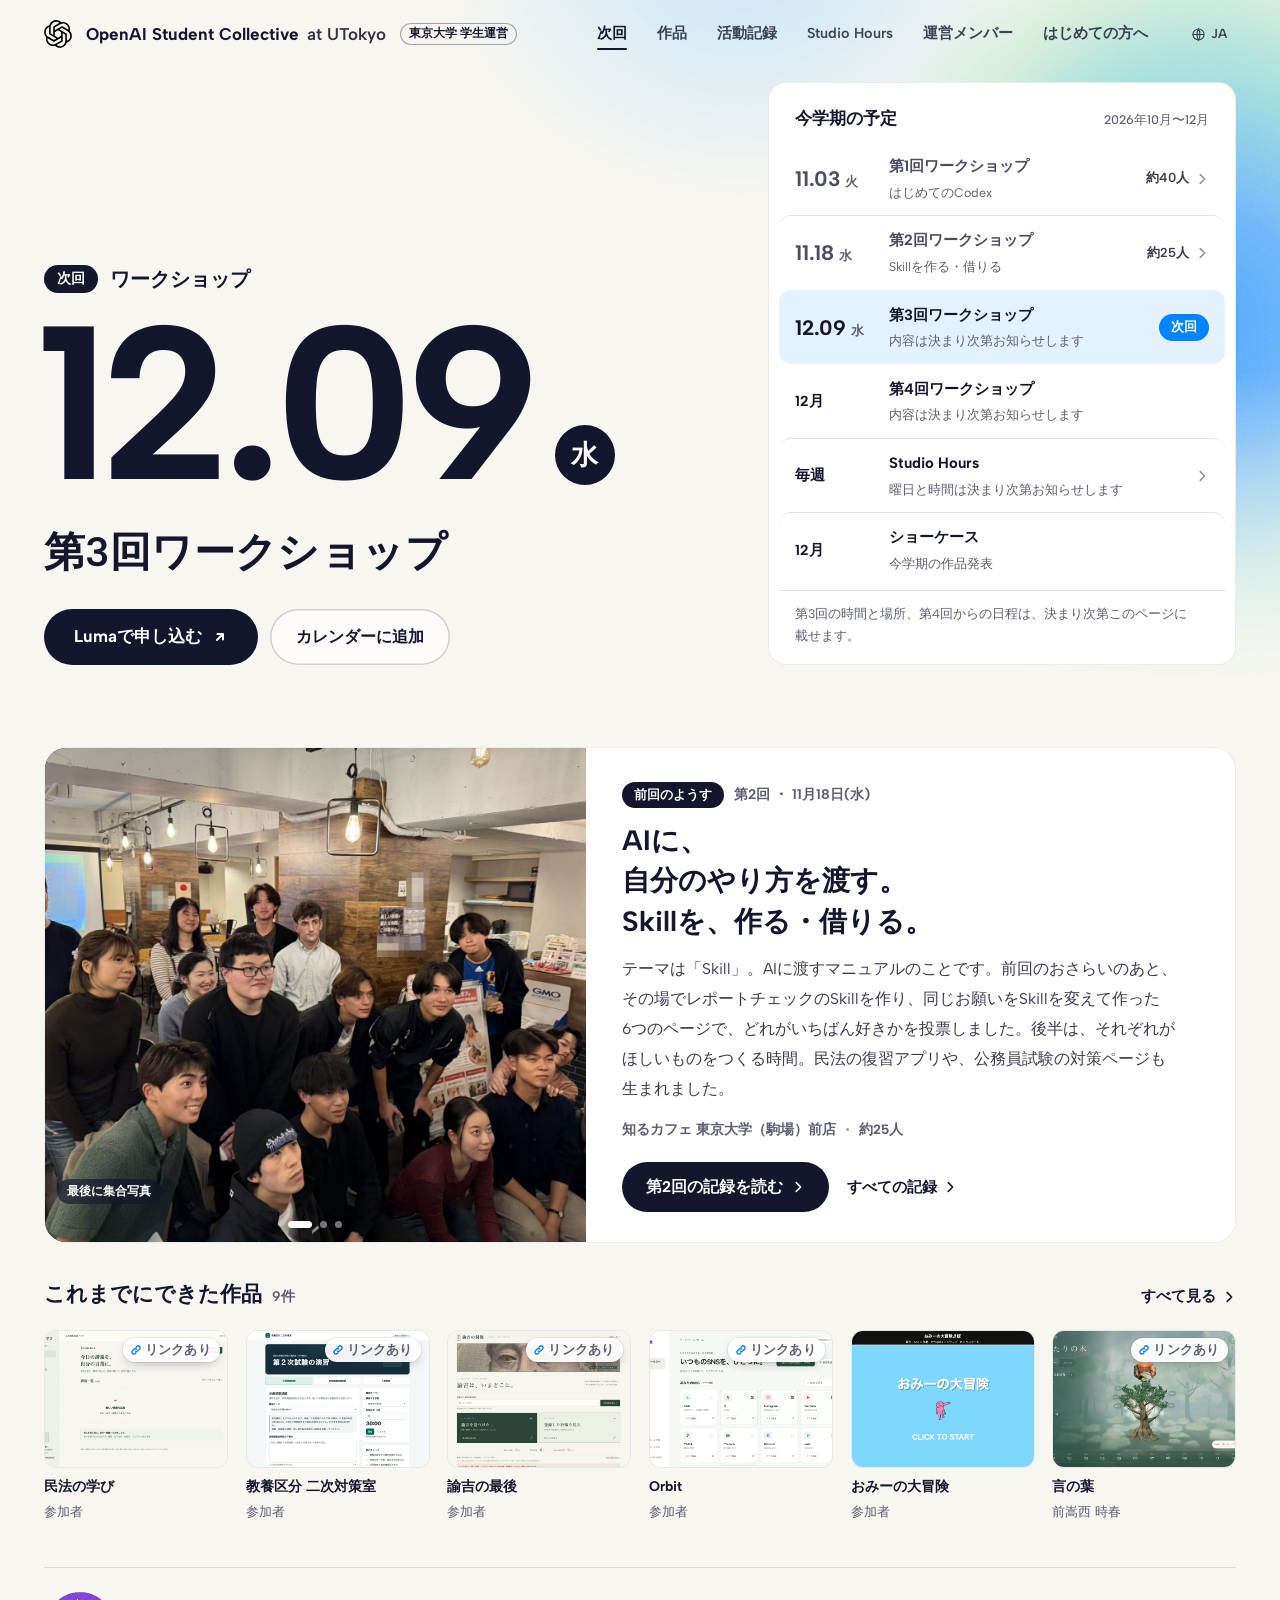
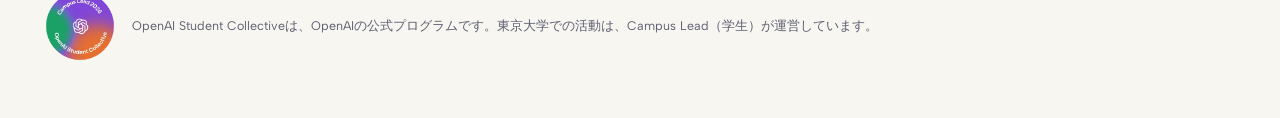
<file: index.html>
<!doctype html>
<html lang="ja">
<head>
<meta charset="utf-8">
<meta name="viewport" content="width=device-width,initial-scale=1">
<title>OpenAI Student Collective at UTokyo｜東京大学 学生運営</title>
<meta name="description" content="AIを使って「自分がほしいもの」をつくってみる、東大生のコミュニティです。東京大学の学生（Campus Lead）が運営しています。">
<!-- リンクを LINE や Slack に貼ったときに出るカード。アドレスは、公開している場所に合わせて書いてあります -->
<meta property="og:type" content="website">
<meta property="og:locale" content="ja_JP">
<meta property="og:site_name" content="OpenAI Student Collective at UTokyo">
<meta property="og:title" content="OpenAI Student Collective at UTokyo｜東京大学 学生運営">
<meta property="og:description" content="AIを使って「自分がほしいもの」をつくってみる、東大生のコミュニティです。東京大学の学生（Campus Lead）が運営しています。">
<meta property="og:url" content="https://student-collective-utokyo.github.io/">
<meta property="og:image" content="https://student-collective-utokyo.github.io/img/ogp.png">
<meta property="og:image:width" content="1200">
<meta property="og:image:height" content="630">
<meta name="twitter:card" content="summary_large_image">
<!--
  ホーム（サイトを開いたとき最初に出るページ）。
  どのページを出すかは content.js の home で決まります。内容もすべて content.js に書いてあります。
-->
<link rel="icon" type="image/png" href="img/favicon.png">
<link rel="apple-touch-icon" href="img/apple-touch-icon.png">
<link rel="preconnect" href="https://fonts.googleapis.com">
<link rel="preconnect" href="https://fonts.gstatic.com" crossorigin>
<link href="https://fonts.googleapis.com/css2?family=Albert+Sans:wght@400;500;600;700;800&display=swap" rel="stylesheet">
<link rel="stylesheet" href="assets/base.css">
<link rel="stylesheet" href="assets/shell.css">
<link rel="stylesheet" href="assets/next.css">
<link rel="stylesheet" href="assets/works.css">
<link rel="stylesheet" href="assets/records.css">
<link rel="stylesheet" href="assets/studio.css">
<link rel="stylesheet" href="assets/members.css">
<link rel="stylesheet" href="assets/about.css">
<script>window.__siteErrors=[];window.addEventListener('error',function(e){if(e.message)window.__siteErrors.push({msg:e.message,file:e.filename,line:e.lineno});});</script>
</head>
<body data-page="home">
<div id="app"></div>
<noscript><p style="padding:40px 20px;text-align:center">このページを見るには、JavaScriptを有効にしてください。</p></noscript>
<script src="content.js"></script>
<script src="assets/core.js"></script>
<script src="assets/ui.js"></script>
<script src="assets/shell.js"></script>
<script src="assets/next.js"></script>
<script src="assets/works.js"></script>
<script src="assets/records.js"></script>
<script src="assets/studio.js"></script>
<script src="assets/members.js"></script>
<script src="assets/about.js"></script>
<script src="assets/main.js"></script>
</body>
</html>
</file>
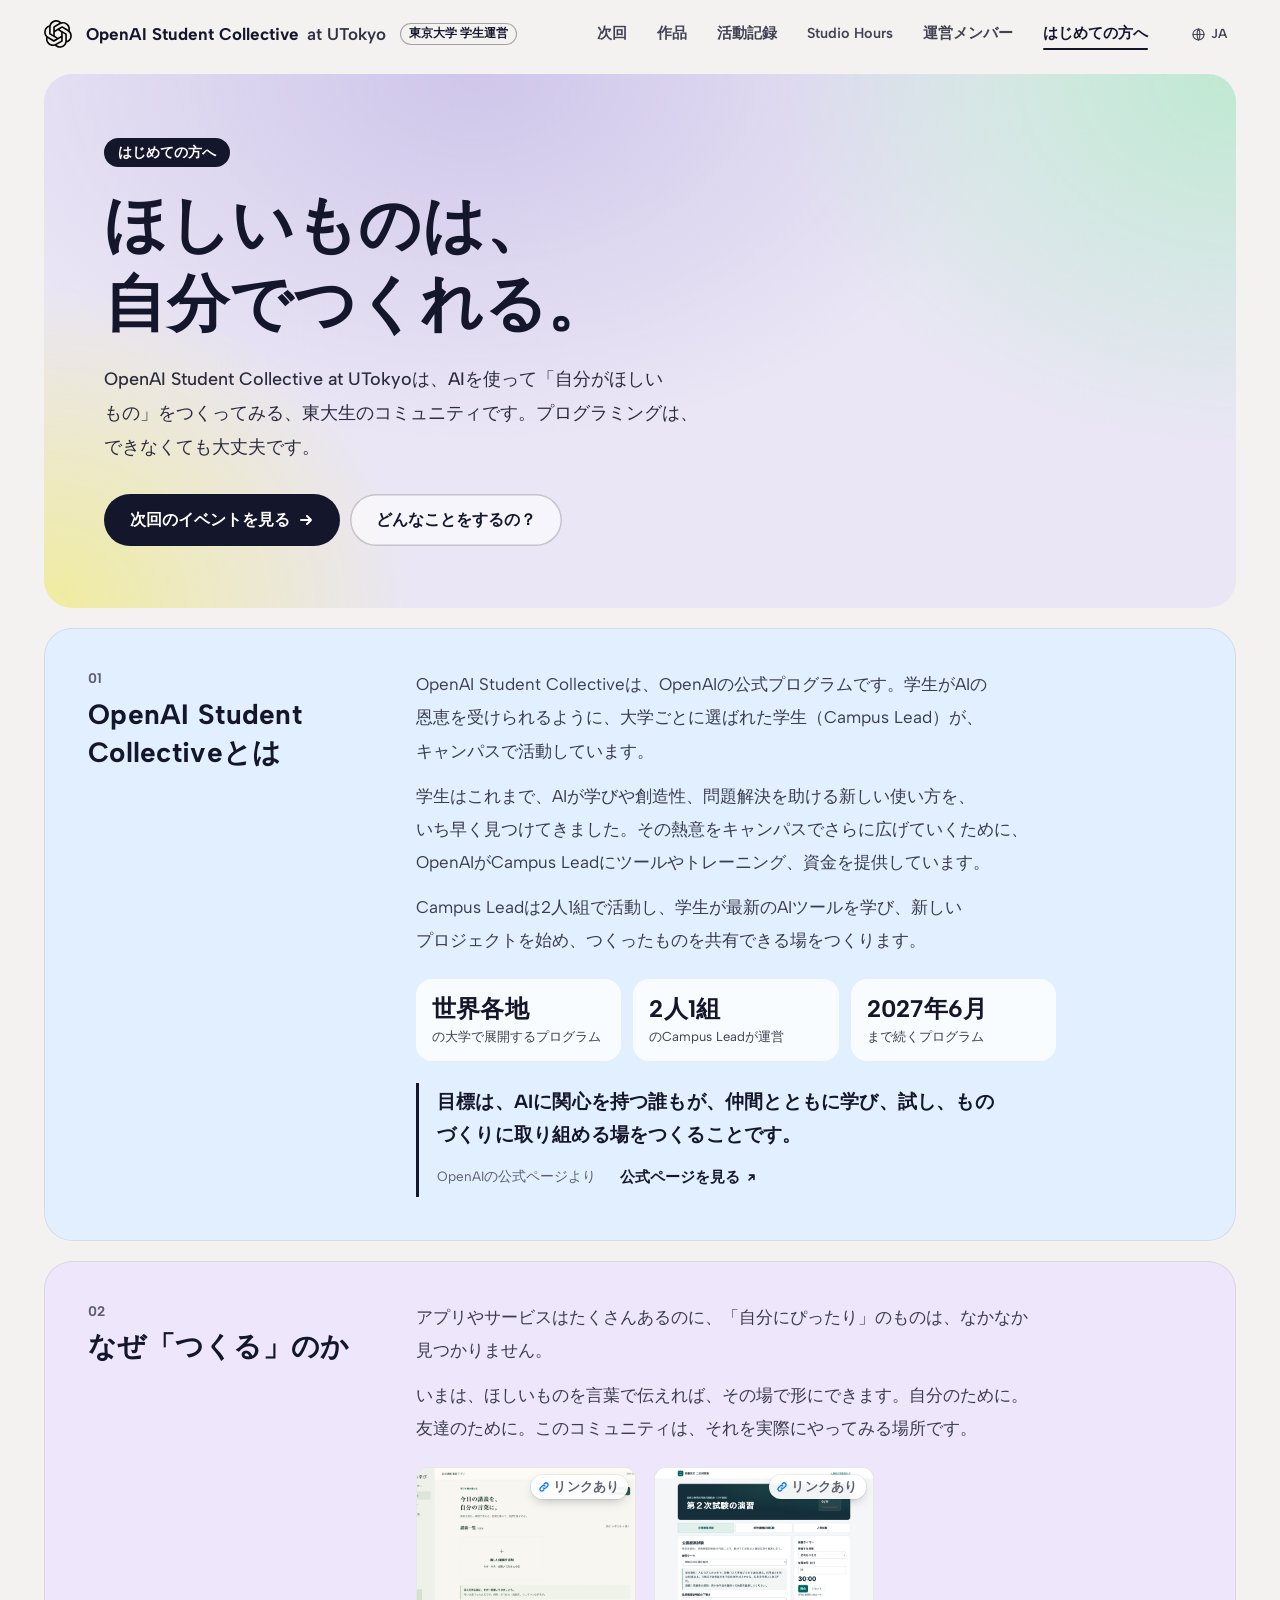
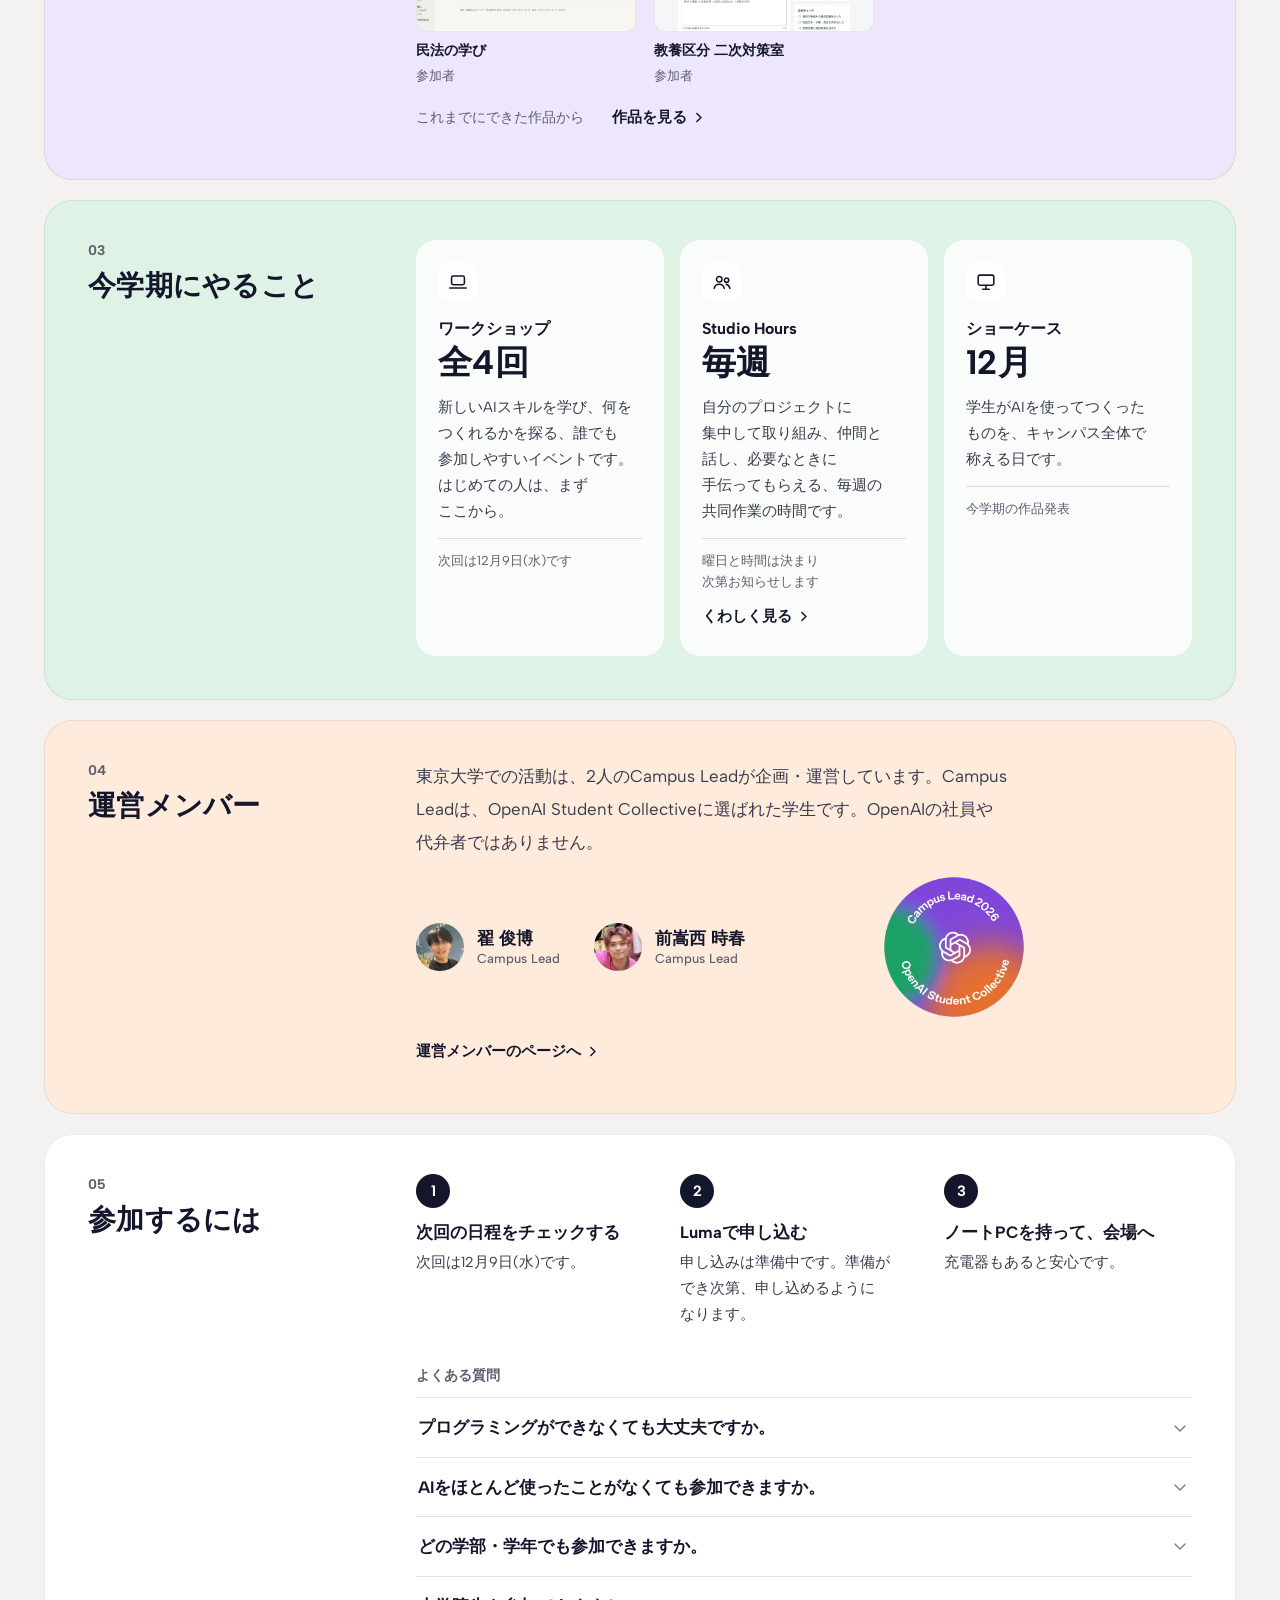
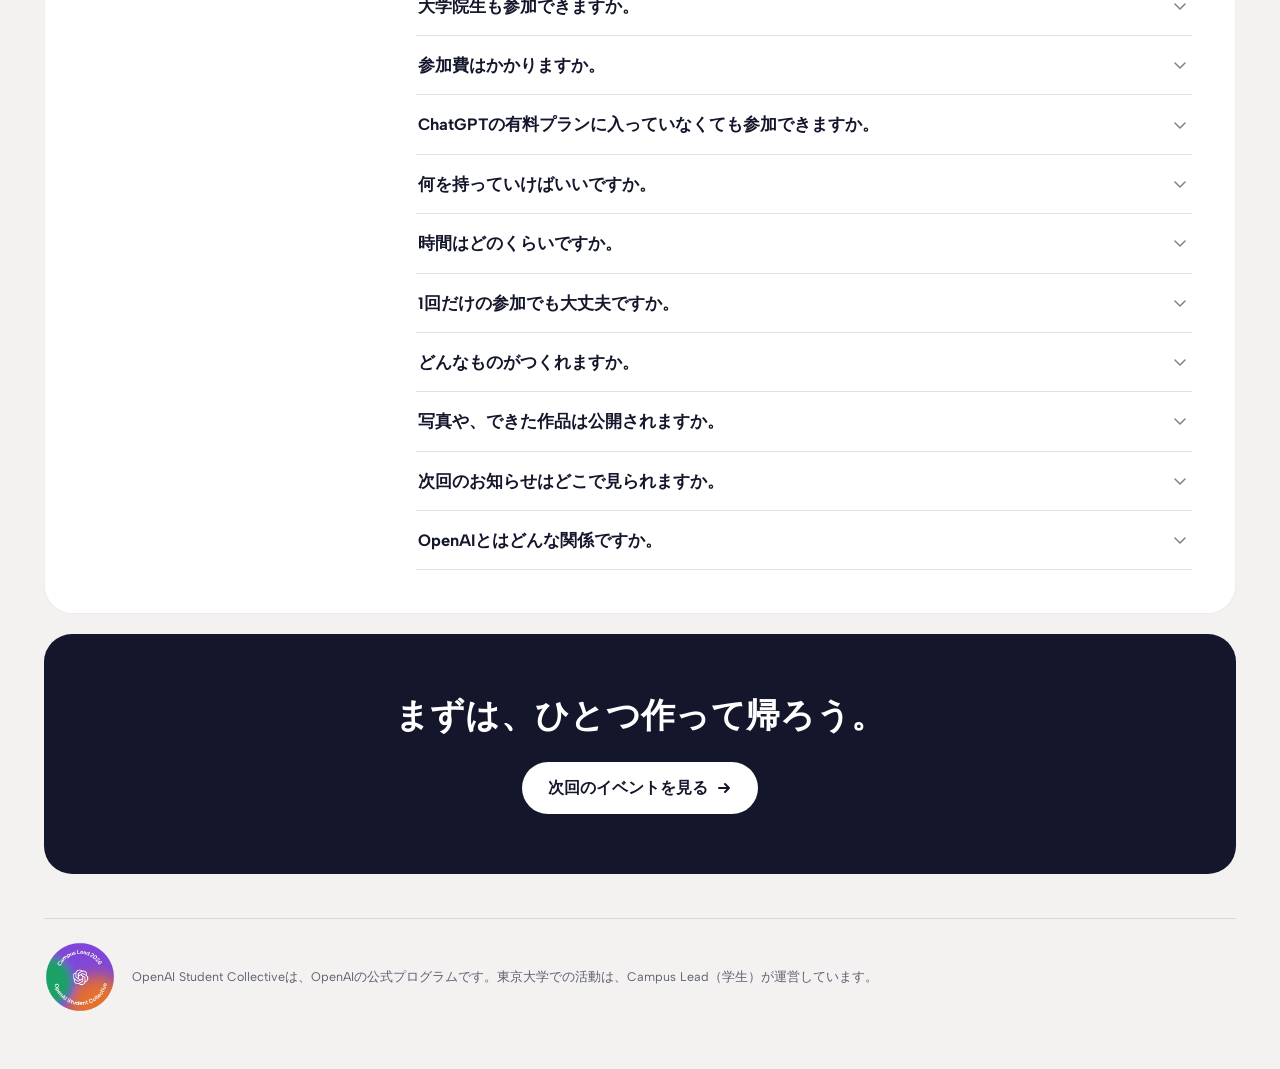
<file: about.html>
<!doctype html>
<html lang="ja">
<head>
<meta charset="utf-8">
<meta name="viewport" content="width=device-width,initial-scale=1">
<title>はじめての方へ｜OpenAI Student Collective at UTokyo｜東京大学 学生運営</title>
<meta name="description" content="AIを使って「自分がほしいもの」をつくってみる、東大生のコミュニティです。東京大学の学生（Campus Lead）が運営しています。">
<!-- リンクを LINE や Slack に貼ったときに出るカード。アドレスは、公開している場所に合わせて書いてあります -->
<meta property="og:type" content="website">
<meta property="og:locale" content="ja_JP">
<meta property="og:site_name" content="OpenAI Student Collective at UTokyo">
<meta property="og:title" content="はじめての方へ｜OpenAI Student Collective at UTokyo｜東京大学 学生運営">
<meta property="og:description" content="AIを使って「自分がほしいもの」をつくってみる、東大生のコミュニティです。東京大学の学生（Campus Lead）が運営しています。">
<meta property="og:url" content="https://student-collective-utokyo.github.io/about.html">
<meta property="og:image" content="https://student-collective-utokyo.github.io/img/ogp.png">
<meta property="og:image:width" content="1200">
<meta property="og:image:height" content="630">
<meta name="twitter:card" content="summary_large_image">
<!--
  「はじめての方へ」のページ。このコミュニティの紹介です。文章はすべて content.js に書いてあります。
-->
<link rel="icon" type="image/png" href="img/favicon.png">
<link rel="apple-touch-icon" href="img/apple-touch-icon.png">
<link rel="preconnect" href="https://fonts.googleapis.com">
<link rel="preconnect" href="https://fonts.gstatic.com" crossorigin>
<link href="https://fonts.googleapis.com/css2?family=Albert+Sans:wght@400;500;600;700;800&display=swap" rel="stylesheet">
<link rel="stylesheet" href="assets/base.css">
<link rel="stylesheet" href="assets/shell.css">
<link rel="stylesheet" href="assets/next.css">
<link rel="stylesheet" href="assets/works.css">
<link rel="stylesheet" href="assets/records.css">
<link rel="stylesheet" href="assets/studio.css">
<link rel="stylesheet" href="assets/members.css">
<link rel="stylesheet" href="assets/about.css">
<script>window.__siteErrors=[];window.addEventListener('error',function(e){if(e.message)window.__siteErrors.push({msg:e.message,file:e.filename,line:e.lineno});});</script>
</head>
<body data-page="about">
<div id="app"></div>
<noscript><p style="padding:40px 20px;text-align:center">このページを見るには、JavaScriptを有効にしてください。</p></noscript>
<script src="content.js"></script>
<script src="assets/core.js"></script>
<script src="assets/ui.js"></script>
<script src="assets/shell.js"></script>
<script src="assets/next.js"></script>
<script src="assets/works.js"></script>
<script src="assets/records.js"></script>
<script src="assets/studio.js"></script>
<script src="assets/members.js"></script>
<script src="assets/about.js"></script>
<script src="assets/main.js"></script>
</body>
</html>
</file>
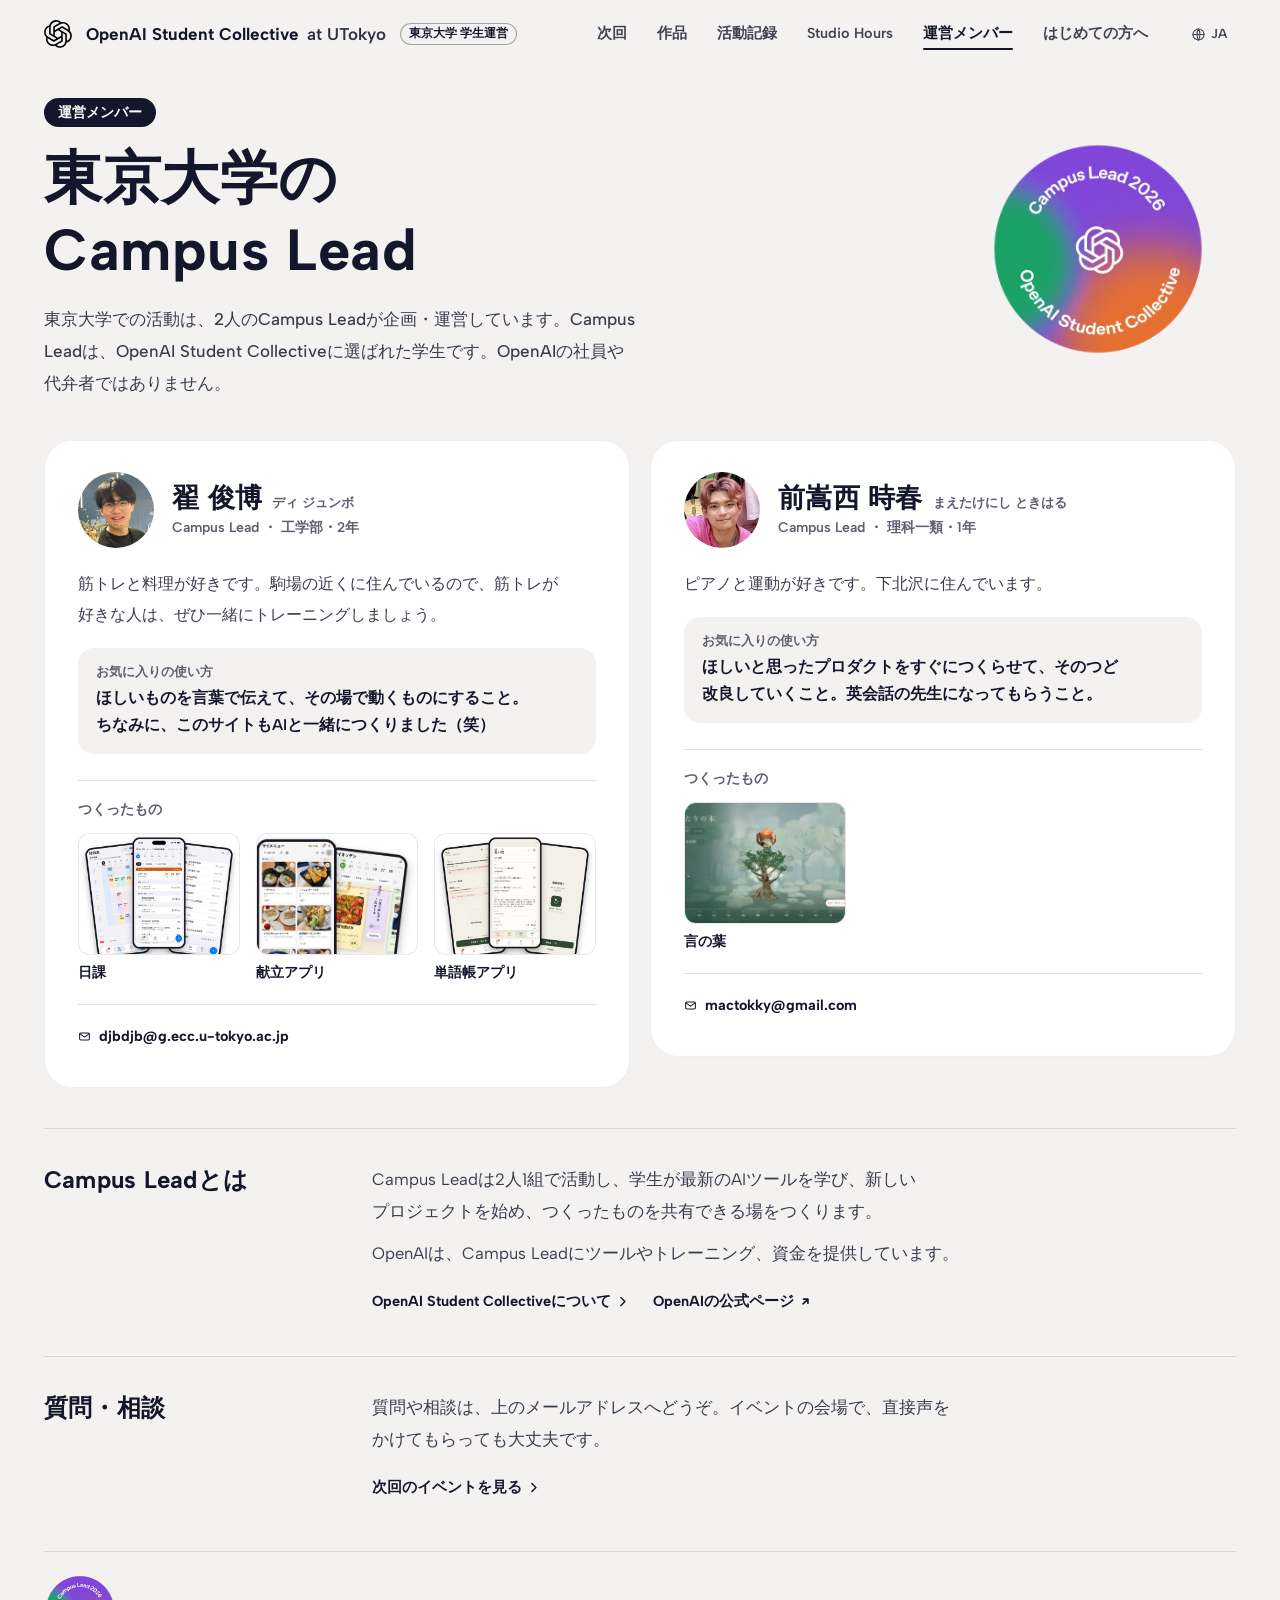
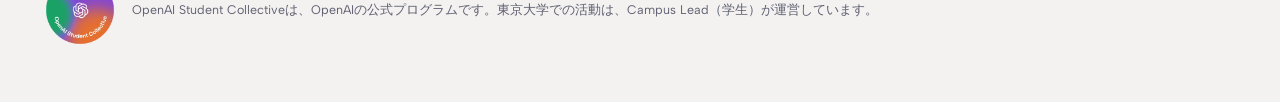
<file: members.html>
<!doctype html>
<html lang="ja">
<head>
<meta charset="utf-8">
<meta name="viewport" content="width=device-width,initial-scale=1">
<title>運営メンバー｜OpenAI Student Collective at UTokyo｜東京大学 学生運営</title>
<meta name="description" content="AIを使って「自分がほしいもの」をつくってみる、東大生のコミュニティです。東京大学の学生（Campus Lead）が運営しています。">
<!-- リンクを LINE や Slack に貼ったときに出るカード。アドレスは、公開している場所に合わせて書いてあります -->
<meta property="og:type" content="website">
<meta property="og:locale" content="ja_JP">
<meta property="og:site_name" content="OpenAI Student Collective at UTokyo">
<meta property="og:title" content="運営メンバー｜OpenAI Student Collective at UTokyo｜東京大学 学生運営">
<meta property="og:description" content="AIを使って「自分がほしいもの」をつくってみる、東大生のコミュニティです。東京大学の学生（Campus Lead）が運営しています。">
<meta property="og:url" content="https://student-collective-utokyo.github.io/members.html">
<meta property="og:image" content="https://student-collective-utokyo.github.io/img/ogp.png">
<meta property="og:image:width" content="1200">
<meta property="og:image:height" content="630">
<meta name="twitter:card" content="summary_large_image">
<!--
  「運営メンバー」のページ。内容はすべて content.js に書いてあります。
-->
<link rel="icon" type="image/png" href="img/favicon.png">
<link rel="apple-touch-icon" href="img/apple-touch-icon.png">
<link rel="preconnect" href="https://fonts.googleapis.com">
<link rel="preconnect" href="https://fonts.gstatic.com" crossorigin>
<link href="https://fonts.googleapis.com/css2?family=Albert+Sans:wght@400;500;600;700;800&display=swap" rel="stylesheet">
<link rel="stylesheet" href="assets/base.css">
<link rel="stylesheet" href="assets/shell.css">
<link rel="stylesheet" href="assets/next.css">
<link rel="stylesheet" href="assets/works.css">
<link rel="stylesheet" href="assets/records.css">
<link rel="stylesheet" href="assets/studio.css">
<link rel="stylesheet" href="assets/members.css">
<link rel="stylesheet" href="assets/about.css">
<script>window.__siteErrors=[];window.addEventListener('error',function(e){if(e.message)window.__siteErrors.push({msg:e.message,file:e.filename,line:e.lineno});});</script>
</head>
<body data-page="members">
<div id="app"></div>
<noscript><p style="padding:40px 20px;text-align:center">このページを見るには、JavaScriptを有効にしてください。</p></noscript>
<script src="content.js"></script>
<script src="assets/core.js"></script>
<script src="assets/ui.js"></script>
<script src="assets/shell.js"></script>
<script src="assets/next.js"></script>
<script src="assets/works.js"></script>
<script src="assets/records.js"></script>
<script src="assets/studio.js"></script>
<script src="assets/members.js"></script>
<script src="assets/about.js"></script>
<script src="assets/main.js"></script>
</body>
</html>
</file>
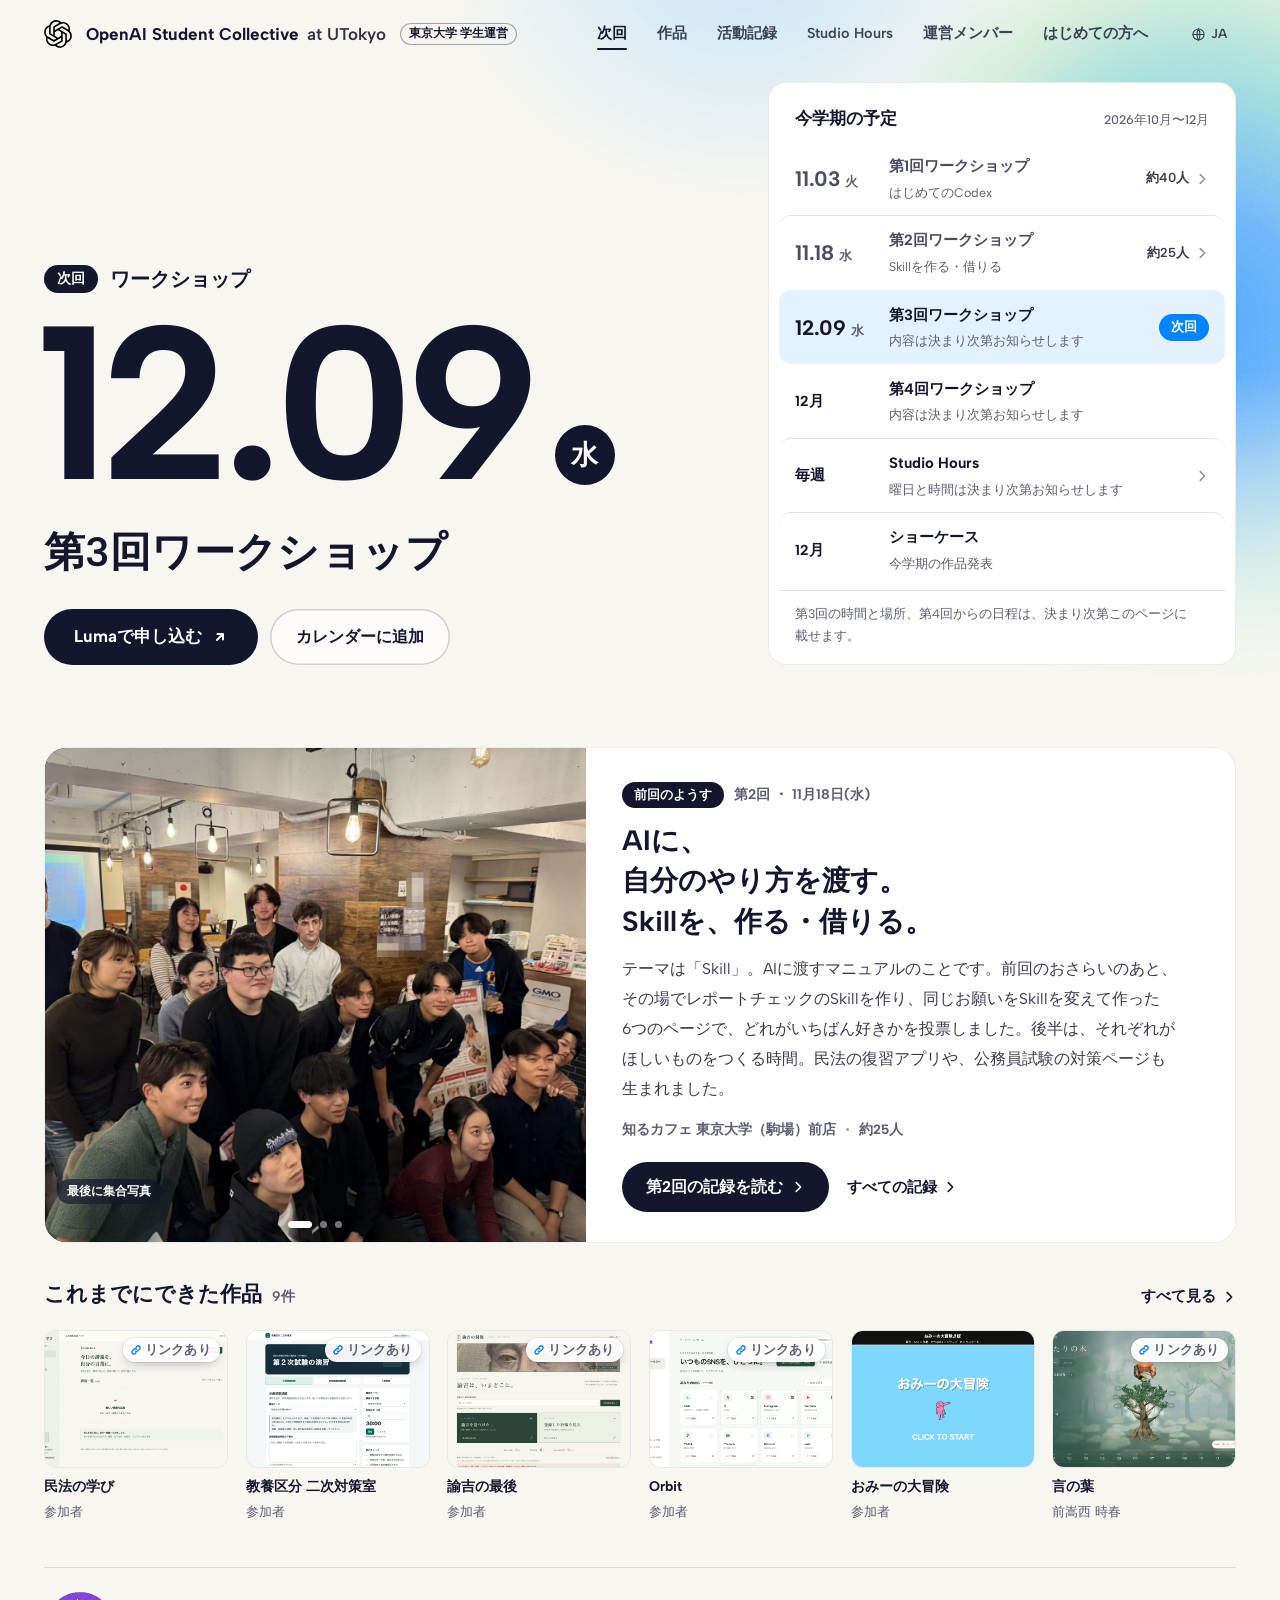
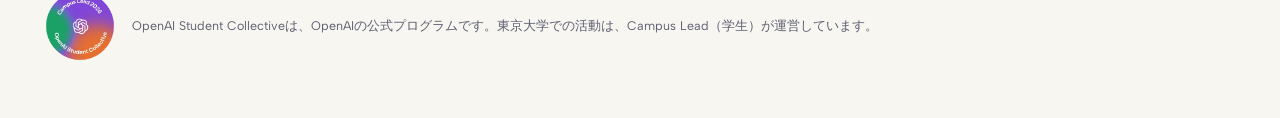
<file: next.html>
<!doctype html>
<html lang="ja">
<head>
<meta charset="utf-8">
<meta name="viewport" content="width=device-width,initial-scale=1">
<title>次回のイベント｜OpenAI Student Collective at UTokyo｜東京大学 学生運営</title>
<meta name="description" content="AIを使って「自分がほしいもの」をつくってみる、東大生のコミュニティです。東京大学の学生（Campus Lead）が運営しています。">
<!-- リンクを LINE や Slack に貼ったときに出るカード。アドレスは、公開している場所に合わせて書いてあります -->
<meta property="og:type" content="website">
<meta property="og:locale" content="ja_JP">
<meta property="og:site_name" content="OpenAI Student Collective at UTokyo">
<meta property="og:title" content="次回のイベント｜OpenAI Student Collective at UTokyo｜東京大学 学生運営">
<meta property="og:description" content="AIを使って「自分がほしいもの」をつくってみる、東大生のコミュニティです。東京大学の学生（Campus Lead）が運営しています。">
<meta property="og:url" content="https://student-collective-utokyo.github.io/next.html">
<meta property="og:image" content="https://student-collective-utokyo.github.io/img/ogp.png">
<meta property="og:image:width" content="1200">
<meta property="og:image:height" content="630">
<meta name="twitter:card" content="summary_large_image">
<!--
  「次回」のページ。内容はすべて content.js に書いてあります。
-->
<link rel="icon" type="image/png" href="img/favicon.png">
<link rel="apple-touch-icon" href="img/apple-touch-icon.png">
<link rel="preconnect" href="https://fonts.googleapis.com">
<link rel="preconnect" href="https://fonts.gstatic.com" crossorigin>
<link href="https://fonts.googleapis.com/css2?family=Albert+Sans:wght@400;500;600;700;800&display=swap" rel="stylesheet">
<link rel="stylesheet" href="assets/base.css">
<link rel="stylesheet" href="assets/shell.css">
<link rel="stylesheet" href="assets/next.css">
<link rel="stylesheet" href="assets/works.css">
<link rel="stylesheet" href="assets/records.css">
<link rel="stylesheet" href="assets/studio.css">
<link rel="stylesheet" href="assets/members.css">
<link rel="stylesheet" href="assets/about.css">
<script>window.__siteErrors=[];window.addEventListener('error',function(e){if(e.message)window.__siteErrors.push({msg:e.message,file:e.filename,line:e.lineno});});</script>
</head>
<body data-page="next">
<div id="app"></div>
<noscript><p style="padding:40px 20px;text-align:center">このページを見るには、JavaScriptを有効にしてください。</p></noscript>
<script src="content.js"></script>
<script src="assets/core.js"></script>
<script src="assets/ui.js"></script>
<script src="assets/shell.js"></script>
<script src="assets/next.js"></script>
<script src="assets/works.js"></script>
<script src="assets/records.js"></script>
<script src="assets/studio.js"></script>
<script src="assets/members.js"></script>
<script src="assets/about.js"></script>
<script src="assets/main.js"></script>
</body>
</html>
</file>
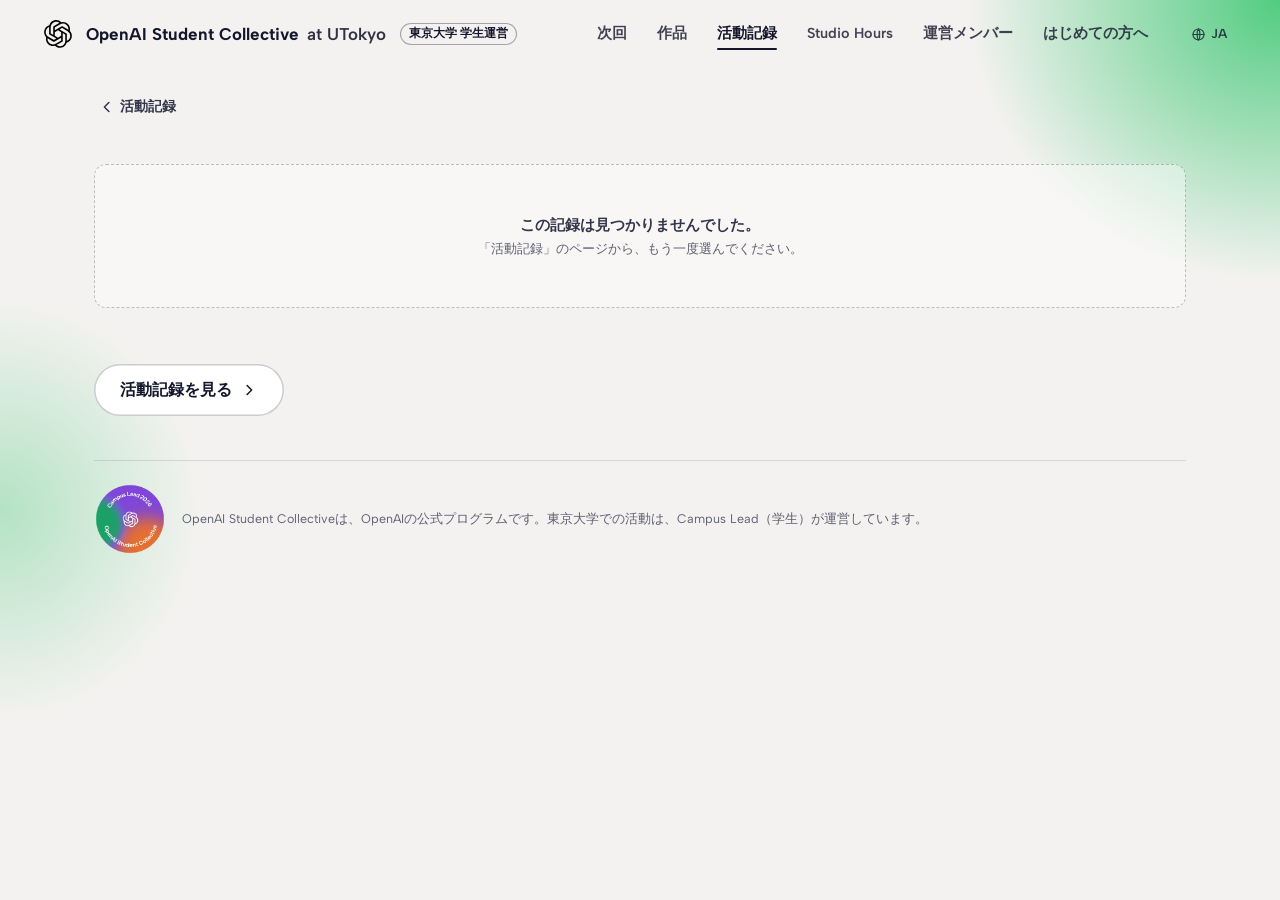
<file: record.html>
<!doctype html>
<html lang="ja">
<head>
<meta charset="utf-8">
<meta name="viewport" content="width=device-width,initial-scale=1">
<title>活動記録｜OpenAI Student Collective at UTokyo｜東京大学 学生運営</title>
<meta name="description" content="AIを使って「自分がほしいもの」をつくってみる、東大生のコミュニティです。東京大学の学生（Campus Lead）が運営しています。">
<!-- リンクを LINE や Slack に貼ったときに出るカード。アドレスは、公開している場所に合わせて書いてあります -->
<meta property="og:type" content="website">
<meta property="og:locale" content="ja_JP">
<meta property="og:site_name" content="OpenAI Student Collective at UTokyo">
<meta property="og:title" content="活動記録｜OpenAI Student Collective at UTokyo｜東京大学 学生運営">
<meta property="og:description" content="AIを使って「自分がほしいもの」をつくってみる、東大生のコミュニティです。東京大学の学生（Campus Lead）が運営しています。">
<meta property="og:image" content="https://student-collective-utokyo.github.io/img/ogp.png">
<meta property="og:image:width" content="1200">
<meta property="og:image:height" content="630">
<meta name="twitter:card" content="summary_large_image">
<!--
  「活動記録」の1件をくわしく読むページ（record.html?id=w1 のように開きます）。
  中身は content.js の records に書いてあります（topics を書いた記録だけ、このページができます）。
-->
<link rel="icon" type="image/png" href="img/favicon.png">
<link rel="apple-touch-icon" href="img/apple-touch-icon.png">
<link rel="preconnect" href="https://fonts.googleapis.com">
<link rel="preconnect" href="https://fonts.gstatic.com" crossorigin>
<link href="https://fonts.googleapis.com/css2?family=Albert+Sans:wght@400;500;600;700;800&display=swap" rel="stylesheet">
<link rel="stylesheet" href="assets/base.css">
<link rel="stylesheet" href="assets/shell.css">
<link rel="stylesheet" href="assets/next.css">
<link rel="stylesheet" href="assets/works.css">
<link rel="stylesheet" href="assets/records.css">
<link rel="stylesheet" href="assets/studio.css">
<link rel="stylesheet" href="assets/members.css">
<link rel="stylesheet" href="assets/about.css">
<link rel="stylesheet" href="assets/record.css">
<script>window.__siteErrors=[];window.addEventListener('error',function(e){if(e.message)window.__siteErrors.push({msg:e.message,file:e.filename,line:e.lineno});});</script>
</head>
<body data-page="record">
<div id="app"></div>
<noscript><p style="padding:40px 20px;text-align:center">このページを見るには、JavaScriptを有効にしてください。</p></noscript>
<script src="content.js"></script>
<script src="assets/core.js"></script>
<script src="assets/ui.js"></script>
<script src="assets/shell.js"></script>
<script src="assets/next.js"></script>
<script src="assets/works.js"></script>
<script src="assets/records.js"></script>
<script src="assets/studio.js"></script>
<script src="assets/members.js"></script>
<script src="assets/about.js"></script>
<script src="assets/record.js"></script>
<script src="assets/main.js"></script>
</body>
</html>
</file>
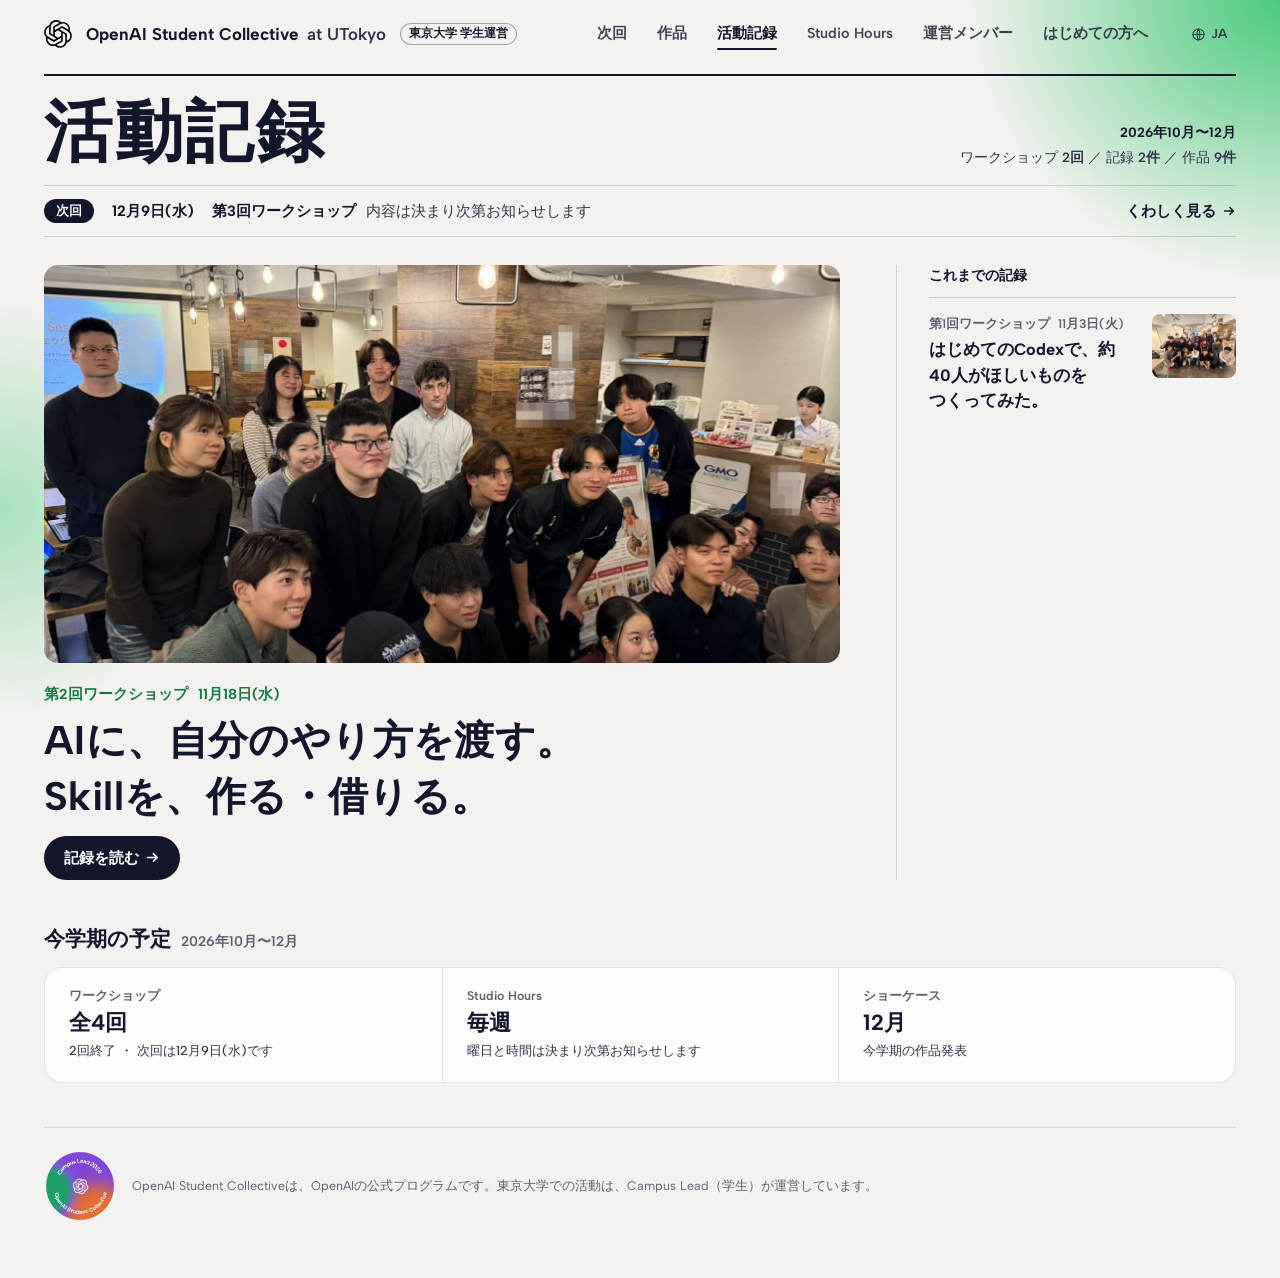
<file: records.html>
<!doctype html>
<html lang="ja">
<head>
<meta charset="utf-8">
<meta name="viewport" content="width=device-width,initial-scale=1">
<title>活動記録｜OpenAI Student Collective at UTokyo｜東京大学 学生運営</title>
<meta name="description" content="AIを使って「自分がほしいもの」をつくってみる、東大生のコミュニティです。東京大学の学生（Campus Lead）が運営しています。">
<!-- リンクを LINE や Slack に貼ったときに出るカード。アドレスは、公開している場所に合わせて書いてあります -->
<meta property="og:type" content="website">
<meta property="og:locale" content="ja_JP">
<meta property="og:site_name" content="OpenAI Student Collective at UTokyo">
<meta property="og:title" content="活動記録｜OpenAI Student Collective at UTokyo｜東京大学 学生運営">
<meta property="og:description" content="AIを使って「自分がほしいもの」をつくってみる、東大生のコミュニティです。東京大学の学生（Campus Lead）が運営しています。">
<meta property="og:url" content="https://student-collective-utokyo.github.io/records.html">
<meta property="og:image" content="https://student-collective-utokyo.github.io/img/ogp.png">
<meta property="og:image:width" content="1200">
<meta property="og:image:height" content="630">
<meta name="twitter:card" content="summary_large_image">
<!--
  「活動記録」のページ。内容はすべて content.js に書いてあります。
-->
<link rel="icon" type="image/png" href="img/favicon.png">
<link rel="apple-touch-icon" href="img/apple-touch-icon.png">
<link rel="preconnect" href="https://fonts.googleapis.com">
<link rel="preconnect" href="https://fonts.gstatic.com" crossorigin>
<link href="https://fonts.googleapis.com/css2?family=Albert+Sans:wght@400;500;600;700;800&display=swap" rel="stylesheet">
<link rel="stylesheet" href="assets/base.css">
<link rel="stylesheet" href="assets/shell.css">
<link rel="stylesheet" href="assets/next.css">
<link rel="stylesheet" href="assets/works.css">
<link rel="stylesheet" href="assets/records.css">
<link rel="stylesheet" href="assets/studio.css">
<link rel="stylesheet" href="assets/members.css">
<link rel="stylesheet" href="assets/about.css">
<script>window.__siteErrors=[];window.addEventListener('error',function(e){if(e.message)window.__siteErrors.push({msg:e.message,file:e.filename,line:e.lineno});});</script>
</head>
<body data-page="records">
<div id="app"></div>
<noscript><p style="padding:40px 20px;text-align:center">このページを見るには、JavaScriptを有効にしてください。</p></noscript>
<script src="content.js"></script>
<script src="assets/core.js"></script>
<script src="assets/ui.js"></script>
<script src="assets/shell.js"></script>
<script src="assets/next.js"></script>
<script src="assets/works.js"></script>
<script src="assets/records.js"></script>
<script src="assets/studio.js"></script>
<script src="assets/members.js"></script>
<script src="assets/about.js"></script>
<script src="assets/main.js"></script>
</body>
</html>
</file>
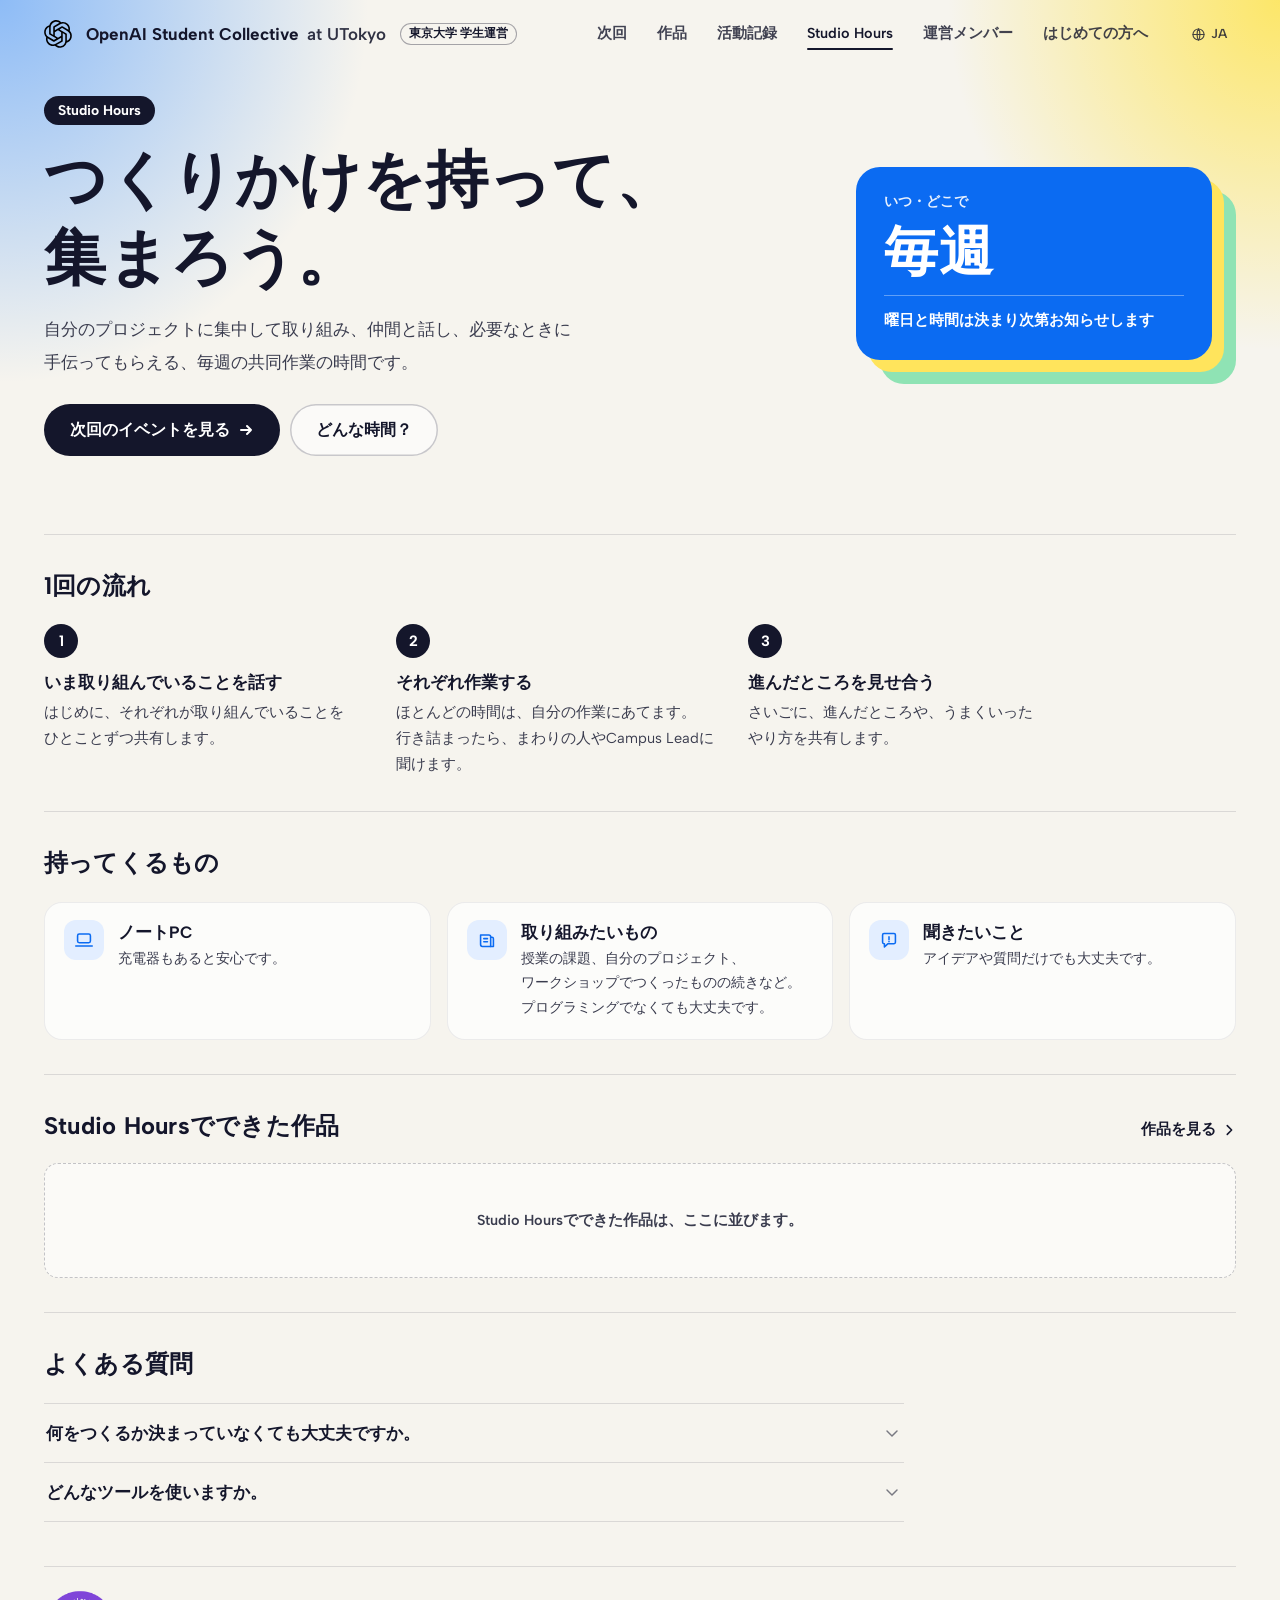
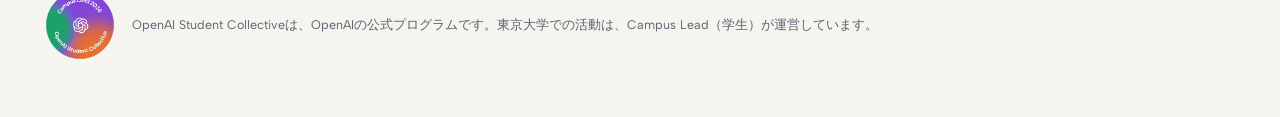
<file: studio.html>
<!doctype html>
<html lang="ja">
<head>
<meta charset="utf-8">
<meta name="viewport" content="width=device-width,initial-scale=1">
<title>Studio Hours｜OpenAI Student Collective at UTokyo｜東京大学 学生運営</title>
<meta name="description" content="AIを使って「自分がほしいもの」をつくってみる、東大生のコミュニティです。東京大学の学生（Campus Lead）が運営しています。">
<!-- リンクを LINE や Slack に貼ったときに出るカード。アドレスは、公開している場所に合わせて書いてあります -->
<meta property="og:type" content="website">
<meta property="og:locale" content="ja_JP">
<meta property="og:site_name" content="OpenAI Student Collective at UTokyo">
<meta property="og:title" content="Studio Hours｜OpenAI Student Collective at UTokyo｜東京大学 学生運営">
<meta property="og:description" content="AIを使って「自分がほしいもの」をつくってみる、東大生のコミュニティです。東京大学の学生（Campus Lead）が運営しています。">
<meta property="og:url" content="https://student-collective-utokyo.github.io/studio.html">
<meta property="og:image" content="https://student-collective-utokyo.github.io/img/ogp.png">
<meta property="og:image:width" content="1200">
<meta property="og:image:height" content="630">
<meta name="twitter:card" content="summary_large_image">
<!--
  「Studio Hours」のページ。内容はすべて content.js に書いてあります。
-->
<link rel="icon" type="image/png" href="img/favicon.png">
<link rel="apple-touch-icon" href="img/apple-touch-icon.png">
<link rel="preconnect" href="https://fonts.googleapis.com">
<link rel="preconnect" href="https://fonts.gstatic.com" crossorigin>
<link href="https://fonts.googleapis.com/css2?family=Albert+Sans:wght@400;500;600;700;800&display=swap" rel="stylesheet">
<link rel="stylesheet" href="assets/base.css">
<link rel="stylesheet" href="assets/shell.css">
<link rel="stylesheet" href="assets/next.css">
<link rel="stylesheet" href="assets/works.css">
<link rel="stylesheet" href="assets/records.css">
<link rel="stylesheet" href="assets/studio.css">
<link rel="stylesheet" href="assets/members.css">
<link rel="stylesheet" href="assets/about.css">
<script>window.__siteErrors=[];window.addEventListener('error',function(e){if(e.message)window.__siteErrors.push({msg:e.message,file:e.filename,line:e.lineno});});</script>
</head>
<body data-page="studio">
<div id="app"></div>
<noscript><p style="padding:40px 20px;text-align:center">このページを見るには、JavaScriptを有効にしてください。</p></noscript>
<script src="content.js"></script>
<script src="assets/core.js"></script>
<script src="assets/ui.js"></script>
<script src="assets/shell.js"></script>
<script src="assets/next.js"></script>
<script src="assets/works.js"></script>
<script src="assets/records.js"></script>
<script src="assets/studio.js"></script>
<script src="assets/members.js"></script>
<script src="assets/about.js"></script>
<script src="assets/main.js"></script>
</body>
</html>
</file>
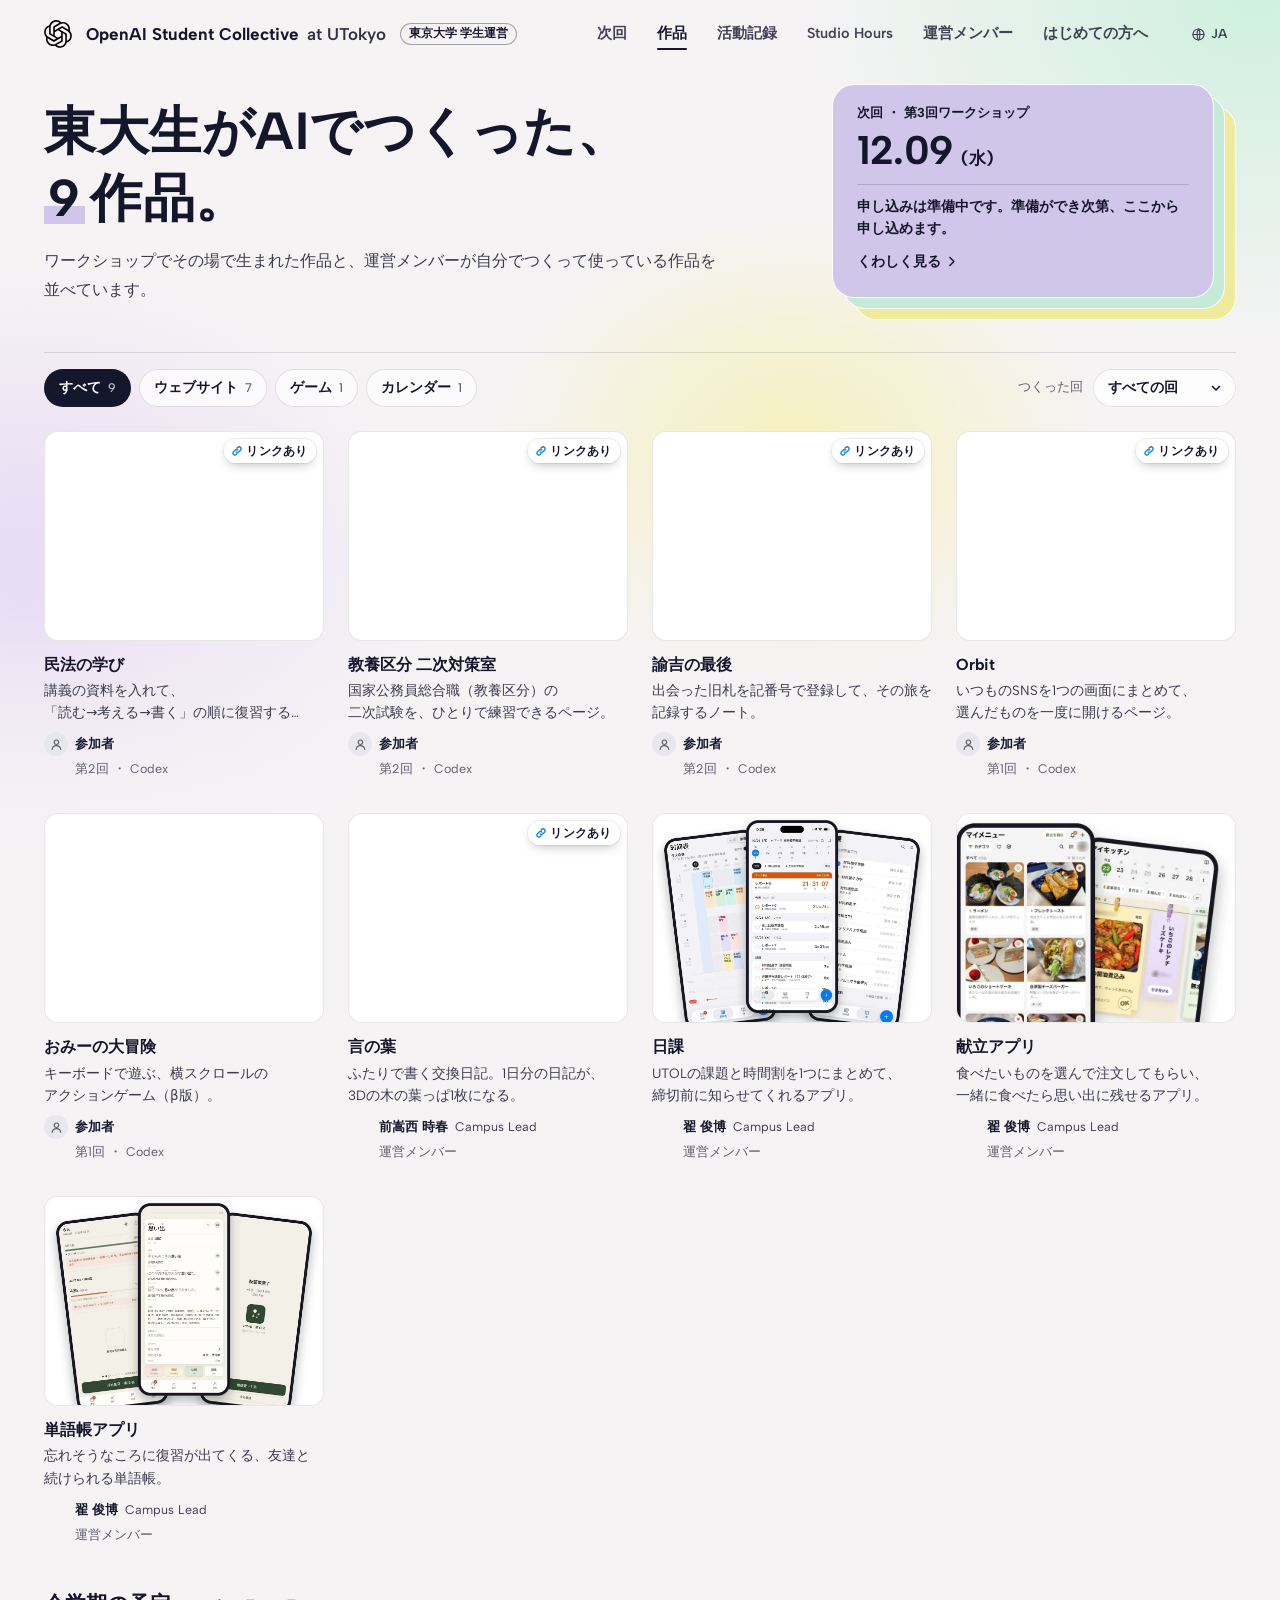
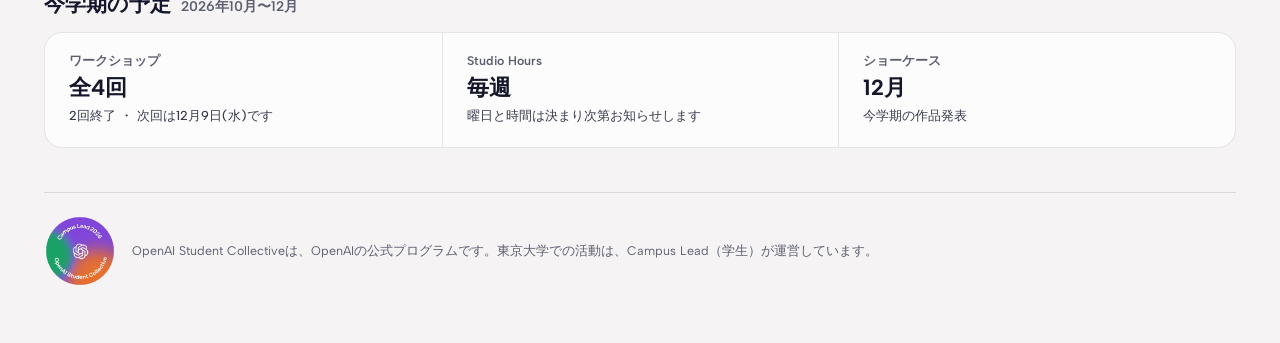
<file: works.html>
<!doctype html>
<html lang="ja">
<head>
<meta charset="utf-8">
<meta name="viewport" content="width=device-width,initial-scale=1">
<title>作品｜OpenAI Student Collective at UTokyo｜東京大学 学生運営</title>
<meta name="description" content="AIを使って「自分がほしいもの」をつくってみる、東大生のコミュニティです。東京大学の学生（Campus Lead）が運営しています。">
<!-- リンクを LINE や Slack に貼ったときに出るカード。アドレスは、公開している場所に合わせて書いてあります -->
<meta property="og:type" content="website">
<meta property="og:locale" content="ja_JP">
<meta property="og:site_name" content="OpenAI Student Collective at UTokyo">
<meta property="og:title" content="作品｜OpenAI Student Collective at UTokyo｜東京大学 学生運営">
<meta property="og:description" content="AIを使って「自分がほしいもの」をつくってみる、東大生のコミュニティです。東京大学の学生（Campus Lead）が運営しています。">
<meta property="og:url" content="https://student-collective-utokyo.github.io/works.html">
<meta property="og:image" content="https://student-collective-utokyo.github.io/img/ogp.png">
<meta property="og:image:width" content="1200">
<meta property="og:image:height" content="630">
<meta name="twitter:card" content="summary_large_image">
<!--
  「作品」のページ。内容はすべて content.js に書いてあります。
-->
<link rel="icon" type="image/png" href="img/favicon.png">
<link rel="apple-touch-icon" href="img/apple-touch-icon.png">
<link rel="preconnect" href="https://fonts.googleapis.com">
<link rel="preconnect" href="https://fonts.gstatic.com" crossorigin>
<link href="https://fonts.googleapis.com/css2?family=Albert+Sans:wght@400;500;600;700;800&display=swap" rel="stylesheet">
<link rel="stylesheet" href="assets/base.css">
<link rel="stylesheet" href="assets/shell.css">
<link rel="stylesheet" href="assets/next.css">
<link rel="stylesheet" href="assets/works.css">
<link rel="stylesheet" href="assets/records.css">
<link rel="stylesheet" href="assets/studio.css">
<link rel="stylesheet" href="assets/members.css">
<link rel="stylesheet" href="assets/about.css">
<script>window.__siteErrors=[];window.addEventListener('error',function(e){if(e.message)window.__siteErrors.push({msg:e.message,file:e.filename,line:e.lineno});});</script>
</head>
<body data-page="works">
<div id="app"></div>
<noscript><p style="padding:40px 20px;text-align:center">このページを見るには、JavaScriptを有効にしてください。</p></noscript>
<script src="content.js"></script>
<script src="assets/core.js"></script>
<script src="assets/ui.js"></script>
<script src="assets/shell.js"></script>
<script src="assets/next.js"></script>
<script src="assets/works.js"></script>
<script src="assets/records.js"></script>
<script src="assets/studio.js"></script>
<script src="assets/members.js"></script>
<script src="assets/about.js"></script>
<script src="assets/main.js"></script>
</body>
</html>
</file>
<file: assets/base.css>
/* 全ページ共通：リセット、お知らせの帯、重ねて出すパネル、作品のくわしい表示、作品の絵。
   クラス名は osc- ではじめます（作品の絵だけ th-）。 */
:root{
  --font:"Albert Sans","Hiragino Sans","Hiragino Kaku Gothic ProN","Noto Sans JP",system-ui,sans-serif;
}
*{box-sizing:border-box;margin:0}
html{-webkit-text-size-adjust:100%}
body{font-family:var(--font);-webkit-font-smoothing:antialiased;line-height:1.6;word-break:auto-phrase;line-break:strict;text-autospace:normal}
/* 中国語・英語のページ（<html lang> で見分ける）。
   文字は、そのことばに合うものを先に使う。折り返しは、そのことばのふつうのやり方にして、見出しは行の長さをそろえる。 */
html:lang(zh){--font:"Albert Sans","PingFang SC","Hiragino Sans GB","Noto Sans SC","Microsoft YaHei",system-ui,sans-serif}
html:lang(zh) body,html:lang(en) body{word-break:normal}
html:lang(en) body{line-break:auto}
.osc-ln{display:block;text-wrap:balance}
html:lang(zh) h1,html:lang(zh) h2,html:lang(zh) h3,html:lang(en) h1,html:lang(en) h2,html:lang(en) h3{word-break:normal;overflow-wrap:break-word;text-wrap:balance}
button{font:inherit;color:inherit;background:none;border:0;cursor:pointer;padding:0;text-align:inherit}
a{color:inherit;text-decoration:none}
img{display:block;max-width:100%}
ul,ol{list-style:none;padding:0}
:focus-visible{outline:2px solid #14151a;outline-offset:2px;box-shadow:0 0 0 2px #fff}   /* 暗い線と白い線の二重にして、明るい場所でも暗い場所でも見えるようにする */

/* 見出しの折り返し。
   word-break:auto-phrase（文節で折り返す）を使えないブラウザ（Safariなど）では、見出しを空白と <wbr> のところだけで折り返します。
   <wbr> は、句読点のうしろに自動で入ります（ui.js の phrase）。それでも入りきらないときだけ、文字の途中で折り返します。 */
@supports not (word-break:auto-phrase){
  h1,h2,h3{word-break:keep-all;overflow-wrap:anywhere}
}

/* お知らせの帯 */
.osc-toast{position:fixed;left:50%;bottom:28px;transform:translate(-50%,14px);background:#16171c;color:#fff;font-size:14px;line-height:1.55;padding:12px 18px;border-radius:12px;width:max-content;max-width:min(88vw,440px);opacity:0;pointer-events:none;transition:opacity .18s,transform .18s;z-index:100}
.osc-toast.on{opacity:1;transform:translate(-50%,0)}

/* 重ねて出すパネル：パソコンでは中央に、スマホでは下から出る */
.osc-scrim{position:fixed;inset:0;background:rgba(15,16,22,.44);opacity:0;pointer-events:none;transition:opacity .2s;z-index:90}
.osc-scrim.on{opacity:1;pointer-events:auto}
.osc-sheet{position:fixed;z-index:95;background:#fff;color:#14151a;left:50%;top:50%;width:min(92vw,640px);max-height:90vh;overflow:auto;border-radius:20px;transform:translate(-50%,-47%);opacity:0;pointer-events:none;visibility:hidden;transition:opacity .2s,transform .22s,visibility 0s .22s}
.osc-sheet.on{visibility:visible;transition:opacity .2s,transform .22s;opacity:1;transform:translate(-50%,-50%);pointer-events:auto}
@media (max-width:640px){
  .osc-sheet{left:0;right:0;top:auto;bottom:0;width:auto;max-height:86vh;border-radius:20px 20px 0 0;transform:translateY(28px)}
  .osc-sheet.on{transform:none}
}
.osc-x{position:absolute;right:14px;top:14px;width:36px;height:36px;border-radius:50%;background:rgba(20,21,26,.06);display:grid;place-items:center;z-index:2}
.osc-x svg{width:16px;height:16px}

/* 作品のくわしい表示 */
.osc-wk{padding:22px 22px 24px}
.osc-wk .th{--th-r:12px;aspect-ratio:16/10}
.osc-wk h3{font-size:22px;line-height:1.4;margin-top:18px;letter-spacing:.01em}
.osc-wk-desc{font-size:15px;line-height:1.8;color:#3d3f48;margin-top:6px}
.osc-wk-note{font-size:14px;line-height:1.7;background:#FFF1B8;color:#2e2800;border-radius:12px;padding:10px 14px;margin-top:16px}
.osc-wk-note b{font-weight:700;margin-right:4px}
.osc-wk-note + h3{margin-top:14px}
.osc-wk dl{display:grid;grid-template-columns:max-content 1fr;gap:10px 20px;margin-top:18px;padding-top:16px;border-top:1px solid rgba(20,21,26,.1);font-size:14px}
.osc-wk dt{color:#6a6c75}
.osc-wk dd{font-weight:600}
.osc-wk-acts{display:flex;gap:10px;margin-top:22px;flex-wrap:wrap}
.osc-wk-go,.osc-wk-sub{display:inline-flex;align-items:center;height:44px;padding:0 20px;border-radius:999px;font-size:14px;font-weight:700}
.osc-wk-go{background:#14151a;color:#fff}
.osc-wk-sub{border:1px solid rgba(20,21,26,.2)}

/* ── 作品の絵：コードで描いた小さなスクリーンショット。大きさは入れものの幅に合わせて変わる ── */
.th{container-type:inline-size;position:relative;aspect-ratio:4/3;border-radius:var(--th-r,14px);overflow:hidden;background:var(--bg);color:var(--ink);border:1px solid rgba(20,21,26,.1)}
.th *{pointer-events:none}
.th-shot{background:#fff}
.th-shot img{width:100%;height:100%;object-fit:cover;object-position:50% 0}
.th-bar{display:flex;align-items:center;gap:1.3cqw;height:8cqw;padding:0 3.2cqw;border-bottom:1px solid color-mix(in srgb,var(--ink) 10%,transparent)}
.th-bar i{width:1.9cqw;height:1.9cqw;border-radius:50%;background:color-mix(in srgb,var(--ink) 20%,transparent)}
.th-bar span{margin-left:2cqw;width:44cqw;height:3.4cqw;border-radius:2cqw;background:color-mix(in srgb,var(--ink) 7%,transparent)}
.th-body{position:absolute;inset:8cqw 0 0 0;padding:4.6cqw 5cqw 0;display:flex;flex-direction:column}
.th-t{font-weight:700;font-size:6cqw;line-height:1.32;letter-spacing:.01em}
.th-t.sm{font-size:4.4cqw}
.th-l{height:1.7cqw;border-radius:1cqw;background:color-mix(in srgb,var(--ink) 13%,transparent);margin-top:2.4cqw}

/* サイト */
.th-site .s-row{display:grid;grid-template-columns:1.15fr 1fr;gap:4cqw;align-items:start}
.th-site .s-btn{width:22cqw;height:6cqw;border-radius:3cqw;background:var(--ac);margin-top:3.6cqw}
.th-site .s-img{aspect-ratio:1/1;border-radius:2.4cqw;background:var(--soft);position:relative;overflow:hidden}
.th-site .s-img i{position:absolute;border-radius:50%;background:var(--ac)}
.th-site .s-img i:nth-child(1){width:34%;height:34%;left:14%;top:16%;opacity:.9}
.th-site .s-img i:nth-child(2){width:120%;height:70%;left:-10%;top:62%;border-radius:40% 60% 0 0;opacity:.35}
.th-site .s-cards{display:grid;grid-template-columns:repeat(3,1fr);gap:2.6cqw;margin-top:4.6cqw;flex:1}
.th-site .s-cards i{border-radius:2cqw 2cqw 0 0;background:color-mix(in srgb,var(--ink) 6%,transparent)}

/* 地図 */
.th-map .th-body{padding:0}
.th-map .m-map{position:absolute;inset:0;background:
  linear-gradient(90deg,transparent 31%,color-mix(in srgb,var(--bg) 85%,var(--ink)) 31% 33.5%,transparent 33.5% 68%,color-mix(in srgb,var(--bg) 85%,var(--ink)) 68% 70%,transparent 70%),
  linear-gradient(0deg,transparent 28%,color-mix(in srgb,var(--bg) 85%,var(--ink)) 28% 31%,transparent 31% 63%,color-mix(in srgb,var(--bg) 85%,var(--ink)) 63% 65.5%,transparent 65.5%),
  var(--soft)}
.th-map .m-map b{position:absolute;width:5.4cqw;height:5.4cqw;border-radius:50% 50% 50% 0;transform:rotate(-45deg);background:var(--ac);border:.9cqw solid var(--bg)}
.th-map .m-map b.h{background:var(--ink)}
.th-map .m-list{position:absolute;left:4cqw;top:4cqw;width:44cqw;background:var(--bg);border-radius:2.4cqw;padding:3.4cqw 3.6cqw 4cqw;box-shadow:0 1cqw 4cqw color-mix(in srgb,var(--ink) 14%,transparent)}
.th-map .m-list p{display:flex;align-items:center;gap:2cqw;margin-top:2.6cqw}
.th-map .m-list p::before{content:"";width:2.6cqw;height:2.6cqw;border-radius:50%;background:var(--ac);flex:none}
.th-map .m-list p::after{content:"";height:1.6cqw;border-radius:1cqw;background:color-mix(in srgb,var(--ink) 14%,transparent);flex:1}

/* ダッシュボード */
.th-dash .d-num{font-size:12cqw;font-weight:700;line-height:1.1;margin-top:1.6cqw;letter-spacing:-.01em}
.th-dash .d-num small{font-size:4cqw;font-weight:600;margin-left:1cqw;opacity:.6}
.th-dash .d-bars{flex:1;display:flex;align-items:flex-end;gap:2.2cqw;margin-top:2cqw;border-top:1px dashed color-mix(in srgb,var(--ink) 14%,transparent);padding-top:2cqw}
.th-dash .d-bars i{flex:1;border-radius:1.2cqw 1.2cqw 0 0;background:var(--soft)}
.th-dash .d-bars i.on{background:var(--ac)}

/* ゲーム */
.th-game .g-top{display:flex;justify-content:space-between;align-items:center;gap:3cqw}
.th-game .g-score{display:flex;align-items:center;gap:1.6cqw;font-weight:700;font-size:5.4cqw;flex:none}
.th-game .g-score b{background:var(--ac);color:var(--bg);border-radius:1.6cqw;padding:.4cqw 2.2cqw}
.th-game .g-score b + span + b{background:var(--soft);color:var(--ink)}
.th-game .g-grid{display:grid;grid-template-columns:repeat(4,1fr);gap:2.2cqw;margin-top:3.4cqw}
.th-game .g-grid i{aspect-ratio:1.5/1;border-radius:1.8cqw;background:color-mix(in srgb,var(--ink) 7%,transparent)}
.th-game .g-grid i.a{background:var(--ac)}
.th-game .g-grid i.b{background:var(--soft)}
.th-game .g-timer{height:2.2cqw;border-radius:2cqw;background:color-mix(in srgb,var(--ink) 8%,transparent);margin-top:3.4cqw;overflow:hidden}
.th-game .g-timer i{display:block;height:100%;background:var(--ink);border-radius:2cqw}

/* カレンダー */
.th-cal .c-grid{flex:1;display:grid;grid-template-columns:repeat(5,1fr);gap:1.8cqw;margin-top:3cqw}
.th-cal .c-col{display:flex;flex-direction:column;gap:1.6cqw;border-left:1px solid color-mix(in srgb,var(--ink) 9%,transparent);padding-left:1.6cqw}
.th-cal .c-col:first-child{border-left:0;padding-left:0}
.th-cal .c-col em{font-style:normal;font-size:3cqw;font-weight:600;opacity:.55;line-height:1.4}
.th-cal .c-col i{border-radius:1.4cqw;background:var(--soft)}
.th-cal .c-col i.on{background:var(--ac)}
.th-cal .c-col i.gap{background:none}

/* アシスタント */
.th-asst .a-chat{flex:1;display:flex;flex-direction:column;gap:2.4cqw;margin-top:3cqw}
.th-asst .a-u{align-self:flex-end;width:46%;background:var(--ink);border-radius:3cqw 3cqw .8cqw 3cqw;padding:2.4cqw 3cqw}
.th-asst .a-u p{height:1.6cqw;border-radius:1cqw;background:color-mix(in srgb,var(--bg) 70%,transparent)}
.th-asst .a-b{align-self:flex-start;width:68%;background:var(--soft);border-radius:3cqw 3cqw 3cqw .8cqw;padding:2.6cqw 3cqw;display:grid;gap:1.8cqw}
.th-asst .a-b p{height:1.6cqw;border-radius:1cqw;background:color-mix(in srgb,var(--ink) 26%,transparent)}
.th-asst .a-b p:last-child{width:60%}
.th-asst .a-b p.hl{background:var(--ac);width:40%}

/* リサーチ */
.th-res .r-tbl{flex:1;margin-top:3cqw;border-radius:2cqw 2cqw 0 0;border:1px solid color-mix(in srgb,var(--ink) 12%,transparent);border-bottom:0;overflow:hidden}
.th-res .r-tbl > div{display:grid;grid-template-columns:1.2fr 2fr 1fr;gap:3cqw;padding:2.5cqw 3cqw;border-bottom:1px solid color-mix(in srgb,var(--ink) 9%,transparent);align-items:center}
.th-res .r-tbl > div i{height:1.6cqw;border-radius:1cqw;background:color-mix(in srgb,var(--ink) 16%,transparent)}
.th-res .r-tbl > .r-h{background:var(--soft)}
.th-res .r-tbl > .r-h i{background:var(--ac);opacity:.75;width:60%}
.th-res .r-tbl > div i.k{background:var(--ac);width:70%}

/* 名前の最初の1文字を入れた丸 */
.osc-mono{display:inline-grid;place-items:center;width:24px;height:24px;border-radius:50%;font-size:11px;font-weight:700;flex:none;color:#14151a}
img.osc-mono{display:inline-block;object-fit:cover}   /* 写真のとき */

/* 細かい粒：グラデーションの上に重ねる */
.osc-grain{position:relative;isolation:isolate}
.osc-grain::after{content:"";position:absolute;inset:0;z-index:-1;pointer-events:none;opacity:.42;mix-blend-mode:overlay;
  background-image:url("data:image/svg+xml;utf8,<svg xmlns='http://www.w3.org/2000/svg' width='220' height='220'><filter id='n' x='0' y='0' width='100%' height='100%'><feTurbulence type='fractalNoise' baseFrequency='.85' numOctaves='2' stitchTiles='stitch'/><feColorMatrix type='saturate' values='0'/></filter><rect width='220' height='220' filter='url(%23n)'/></svg>")}

/* ── 作品に外のリンクがあるときだけ出る小さな印（カードの絵の右上） ── */
.osc-wkc,.ws-tile{position:relative}
.osc-lk{position:absolute;top:8px;right:8px;z-index:2;display:inline-flex;align-items:center;gap:3px;height:24px;padding:0 9px 0 7px;border-radius:999px;background:rgba(255,255,255,.94);color:#14162B;font-size:11.5px;font-weight:700;letter-spacing:.01em;box-shadow:0 4px 12px -4px rgba(20,22,43,.35),0 0 0 1px rgba(20,22,43,.06);pointer-events:none;white-space:nowrap}
.osc-lk svg{width:12px;height:12px;color:#0A7CF0}

/* ── 画像を横に送る帯（スライド）。指でずらせて、さわらなければ自動で次へ ── */
.osc-sl{position:relative;border-radius:14px;overflow:hidden;background:var(--sl-bg,#EEF1F5);outline:none}
.osc-sl-vp{overflow:hidden;touch-action:pan-y;cursor:grab;-webkit-user-select:none;user-select:none}
.osc-sl-vp:active{cursor:grabbing}
.osc-sl-tr{display:flex;transition:transform .6s cubic-bezier(.22,.72,.18,1);will-change:transform}
.osc-sl-i{flex:0 0 100%;margin:0;position:relative;aspect-ratio:var(--sl-ar,16 / 10)}
.osc-sl-i img{display:block;width:100%;height:100%;object-fit:var(--sl-fit,contain);pointer-events:none}
.osc-sl-i figcaption{position:absolute;left:12px;bottom:34px;background:rgba(20,22,43,.62);color:#fff;font-size:12px;font-weight:700;padding:3px 10px;border-radius:999px;backdrop-filter:blur(6px);-webkit-backdrop-filter:blur(6px)}
.osc-sl-btn{position:absolute;top:50%;width:38px;height:38px;margin-top:-19px;border-radius:50%;background:rgba(255,255,255,.94);color:#14162B;display:grid;place-items:center;box-shadow:0 6px 16px -6px rgba(20,22,43,.45);opacity:0;transition:opacity .2s}
.osc-sl-btn svg{width:16px;height:16px}
.osc-sl-prev{left:10px}.osc-sl-next{right:10px}
.osc-sl:hover .osc-sl-btn,.osc-sl:focus-within .osc-sl-btn{opacity:1}
@media (hover:none){.osc-sl-btn{display:none}}
.osc-sl-dots{position:absolute;left:0;right:0;bottom:8px;display:flex;justify-content:center;gap:2px;pointer-events:none}
.osc-sl-dots button{pointer-events:auto;padding:6px 3px;display:grid;place-items:center}
.osc-sl-dots i{position:relative;display:block;width:7px;height:7px;border-radius:999px;background:var(--sl-dot,rgba(20,22,43,.22));overflow:hidden;transition:width .35s}
.osc-sl-dots .on i{width:24px;background:var(--sl-dot,rgba(20,22,43,.22))}
.osc-sl-dots .on i::after{content:"";position:absolute;inset:0;border-radius:inherit;background:var(--sl-on,#14162B)}
/* 自動で送るときは、点の中の線が少しずつのびて、次に移るまでの時間を見せる */
.osc-sl-auto.osc-sl-run .osc-sl-dots .on i::after{transform-origin:left;animation:osc-sl-fill 4.5s linear forwards}
.osc-sl-hold .osc-sl-dots .on i::after{animation-play-state:paused}
@keyframes osc-sl-fill{from{transform:scaleX(0)}to{transform:scaleX(1)}}
@media (prefers-reduced-motion:reduce){.osc-sl-tr{transition:none}}

/* 作品のくわしい表示：スクリーンショットの帯があるときは、少し広く */
@media (min-width:641px){ .osc-sheet:has(.osc-wk-sl){width:min(92vw,760px)} }
/* 点は絵の下に出す（絵の上だと、スクリーンショットの文字と重なる） */
.osc-wk .osc-wk-sl{--sl-bg:transparent;overflow:visible;padding-bottom:22px;border-radius:0}
.osc-wk .osc-wk-sl.osc-sl-one{padding-bottom:0}   /* 1枚だけのときは点がないので、下をあけない */
.osc-mono-p{display:inline-grid;place-items:center;background:#E7E8EE;color:#5d5f70}
.osc-mono-p svg{width:62%;height:62%}
.osc-wk-sl .osc-sl-vp{border-radius:12px;background:#EEF1F5;box-shadow:inset 0 0 0 1px rgba(20,22,43,.08)}
.osc-wk-sl .osc-sl-dots{bottom:-4px}
.osc-wk-sl .osc-sl-btn{margin-top:-30px}
.osc-wk-go svg{width:14px;height:14px;margin-left:6px}
</file>
<file: assets/shell.css>
/* 全ページ共通の枠：サンプル表示中の帯、上に固定されるメニュー、フッター、小見出し、ボタン、アイコンの枠、学期の予定、作品の小さなカード、まだ内容がない場所の枠。
   色は各ページが決めた変数で変わります。作りは全ページ同じです。クラス名は osc- ではじめます。 */
:root{--osc-top:0px;--osc-headh:68px;--osc-w:1232px;--osc-gut:44px}

/* ── サンプル表示中（?demo のときだけ。画面の上に固定） ── */
.osc-smp{position:sticky;top:0;z-index:60;background:#FFE98A;color:#2e2800;font-size:13px;line-height:1.5;font-weight:600;display:flex;align-items:center;justify-content:center;gap:4px 14px;flex-wrap:wrap;padding:7px 16px;text-align:center}
.osc-smp span{font-weight:500}
.osc-smp i{display:none;font-style:normal;font-weight:500}   /* スマホの幅で、長い説明のかわりに出す短いひとこと */
.osc-smp a{text-decoration:underline;text-underline-offset:3px;white-space:nowrap}
@media (max-width:720px){.osc-smp{font-size:12px;padding:6px 12px}.osc-smp span{display:none}.osc-smp i{display:inline}}

/* ── content.js のチェック（?check のときだけ） ── */
.osc-check{position:relative;z-index:61;background:#16171c;color:#fff;font-size:13.5px;line-height:1.7;padding:12px 20px}   /* 「サンプル表示中」の帯が上へのばしている下地より、手前に出す */
.osc-check ul{list-style:disc;padding-left:1.4em;margin-top:4px}

/* ── ページを表示できないとき ── */
.osc-err{max-width:640px;margin:0 auto;padding:64px 20px;color:#14151a;font-size:15px;line-height:1.8}
.osc-err h1{font-size:22px;margin-bottom:10px}
.osc-err pre{font:13px/1.6 ui-monospace,Menlo,monospace;background:#f1f1f3;border-radius:10px;padding:12px 14px;margin:14px 0;white-space:pre-wrap;word-break:break-all}
.osc-err ul{list-style:disc;padding-left:1.4em;margin-top:10px}

/* ── 上に固定されるメニュー ──
   パソコンの幅：サイト名とメニューが1行で、スクロールしても上に残る。
   せまい幅：サイト名の行はページと一緒に流れ、ページ名の行だけが上に残る。 */
.osc-head{position:sticky;top:var(--osc-top);z-index:50;display:flex;align-items:center;justify-content:space-between;gap:20px;height:68px;
  padding:0 max(var(--osc-gut),calc((100% - var(--osc-w)) / 2));color:var(--hd-fg,#14162B);transition:background-color .2s,color .2s,box-shadow .2s}
/* 新しいSafari（iOS 26〜）は、ページを画面のいちばん上（時刻や電波の表示のうしろ）まで描きます。
   上に残したメニューのさらに上に、スクロールした中身が透けて見えないように、同じ色の下地を上へのばしておきます。 */
body.osc-stuck::before{content:"";position:fixed;left:0;right:0;top:calc(var(--osc-top) - 240px);height:240px;background:#f7f6f3;z-index:49}
.osc-smp::before{content:"";position:absolute;left:0;right:0;bottom:100%;height:240px;background:#FFE98A}
body.osc-stuck .osc-head{background-color:rgba(247,246,243,.84);-webkit-backdrop-filter:saturate(1.6) blur(20px);backdrop-filter:saturate(1.6) blur(20px);box-shadow:0 1px 0 rgba(20,22,43,.1)}
.osc-brand{display:flex;align-items:center;gap:6px 14px;flex-wrap:wrap;min-width:0}
.osc-brand:focus-visible{outline-offset:6px;box-shadow:none}   /* マークのまわりの余白に、線が重ならないようにする */
/* OpenAIのマーク。ファイルの中にまわりの余白が入っているので、大きさだけを決めてそのまま置く（余白の分だけ外側へずらして、マークの左端を本文にそろえる）。
   黒と白の2つを入れてある。いまはどのページも明るい地なので、出すのは黒だけ（白は、濃い背景のページを作るときのために残してある）。 */
.osc-mark{display:block;flex:none;width:56px;height:56px;margin:0 -14px}
.osc-mark img{display:block;width:100%;height:100%}
.osc-mark .osc-mark-w{display:none}
.osc-name{display:flex;align-items:baseline;gap:8px;font-size:17px;line-height:1.3;white-space:nowrap}
.osc-name b{font-weight:700}
.osc-name span{font-weight:600;opacity:.88}
.osc-chips{display:flex;gap:6px}
.osc-chips em{font-style:normal;font-size:11.5px;font-weight:600;line-height:1;padding:5px 9px;border-radius:999px;box-shadow:inset 0 0 0 1px color-mix(in srgb,currentColor 36%,transparent);white-space:nowrap}
.osc-nav{display:flex;gap:2px;flex:none}
.osc-nav > *{position:relative;display:inline-flex;align-items:center;height:38px;padding:0 14px;border-radius:999px;font-size:14.5px;font-weight:600;white-space:nowrap;opacity:.8}
.osc-nav > *:hover{opacity:1;background:color-mix(in srgb,currentColor 10%,transparent)}
.osc-nav > .on{opacity:1}
/* ── ことばの切りかえ。メニューの右に置く小さなボタン。押すと下に3つのことばが出る ── */
.osc-nav{margin-left:auto}
.osc-lang{order:1;position:relative;flex:none;font-size:13px;font-weight:600}
.osc-lang summary{list-style:none;display:inline-flex;align-items:center;gap:5px;height:30px;padding:0 9px;border-radius:999px;cursor:pointer;white-space:nowrap;opacity:.8;-webkit-user-select:none;user-select:none}
.osc-lang summary::-webkit-details-marker{display:none}
.osc-lang summary:hover,.osc-lang[open] summary{opacity:1;background:color-mix(in srgb,currentColor 10%,transparent)}
.osc-lang summary:focus-visible{outline:2px solid currentColor;outline-offset:2px;box-shadow:none;opacity:1}
.osc-lang summary svg{width:15px;height:15px;flex:none}
.osc-lang-menu{position:absolute;right:0;top:calc(100% + 6px);z-index:70;display:grid;gap:2px;min-width:136px;padding:6px;border-radius:14px;background:#fff;color:#14162B;box-shadow:0 10px 30px rgba(20,22,43,.18),0 0 0 1px rgba(20,22,43,.08)}
.osc-lang-menu a{display:flex;align-items:center;height:38px;padding:0 12px;border-radius:9px;font-size:14.5px;font-weight:600;white-space:nowrap}
.osc-lang-menu a:hover{background:rgba(20,22,43,.06)}
.osc-lang-menu a.on{background:rgba(20,22,43,.08)}
/* 日本語以外のページに出す注意書き（イベントは日本語で行うこと） */
.osc-langnote{font-size:14px;line-height:1.6;font-weight:600;margin-top:12px;opacity:.92}
.osc-nav > *:focus-visible{outline:2px solid currentColor;outline-offset:-3px;box-shadow:none;opacity:1}   /* メニューは横にスクロールする枠の中にあり、外側の線は上下が切れるので、内側に引く */
.osc-nav > .on::after{content:"";position:absolute;left:14px;right:14px;bottom:3px;height:2px;border-radius:2px;background:currentColor}
@media (max-width:1100px){
  .osc-head{display:contents}
  .osc-brand{position:relative;z-index:2;padding:14px var(--osc-gut) 0;color:var(--hd-fg,#14162B)}
  .osc-nav{position:sticky;top:var(--osc-top);z-index:50;height:46px;gap:0;padding:0 calc(var(--osc-gut) - 10px);overflow-x:auto;scrollbar-width:none;color:var(--hd-fg,#14162B);transition:background-color .2s,color .2s,box-shadow .2s}
  .osc-nav::-webkit-scrollbar{display:none}
  .osc-nav{margin-left:0}
  /* せまい幅では、サイト名の行の右下（「東京大学 学生運営」の行の右はし）に重ねて置く */
  /* 高さを決めて、同じだけ上にずらす（下に続くメニューの位置が、このボタンのせいで動かないように） */
  .osc-lang{display:block;width:max-content;height:27px;margin:-27px var(--osc-gut) 0 auto;z-index:55;color:var(--hd-fg,#14162B)}
  .osc-brand{padding-right:calc(var(--osc-gut) + 66px)}   /* 右はしに切りかえのボタンが重なるので、その分をあけておく（入りきらない札は次の行に回る） */
  .osc-lang summary{display:flex;height:26px;padding:0 8px;font-size:12.5px}
  .osc-nav > *{flex:none;height:46px;padding:0 10px;border-radius:0;font-size:14px}
  .osc-nav > *:hover{background:none}
  .osc-nav > .on::after{left:10px;right:10px;bottom:7px}
  body.osc-stuck .osc-nav{background-color:rgba(247,246,243,.9);-webkit-backdrop-filter:saturate(1.6) blur(20px);backdrop-filter:saturate(1.6) blur(20px);box-shadow:0 1px 0 rgba(20,22,43,.1);color:#14162B}
}
@media (max-width:860px){
  :root{--osc-gut:16px}
  .osc-nav > .osc-wide{display:none}   /* スマホではメニューを5つにする */
  .osc-nav > .osc-on-m{opacity:1}       /* メニューに出ないページを開いているときは、入口のページに印をつける */
  .osc-nav > .osc-on-m::after{content:"";position:absolute;left:10px;right:10px;bottom:7px;height:2px;border-radius:2px;background:currentColor}
  .osc-brand{padding-top:12px;gap:5px 10px}
  .osc-mark{width:50px;height:50px;margin:-8px -12px}
  .osc-name{font-size:15.5px;gap:6px}
  .osc-name span{font-size:13px}
  .osc-chips em{font-size:11px;padding:4px 8px}
}
@media (max-width:480px){   /* スマホの幅では、マークを左に置いて、右に名前と「学生運営」を2行で並べる */
  .osc-brand{display:grid;grid-template-columns:auto minmax(0,1fr);align-items:center;gap:4px 10px;padding-right:var(--osc-gut)}   /* スマホの幅では、ボタンは2行目の右のあいた所に入るので、あけなくてよい */
  .osc-mark{grid-row:1 / span 2;width:66px;height:66px;margin:-10px -16px}
  .osc-name{grid-column:2;flex-wrap:wrap;gap:0 6px}
  .osc-chips{grid-column:2}
  .osc-lang{height:23px;margin-top:-23px}
  .osc-lang summary{height:22px}
}
@media (max-width:480px){   /* スマホの幅では、5つを左右いっぱいに並べる */
  .osc-nav{justify-content:space-between;padding:0 10px}
  .osc-nav > *{padding:0 6px}
  .osc-nav > .on::after,.osc-nav > .osc-on-m::after{left:6px;right:6px}
}
@media (max-width:380px){
  .osc-nav{padding:0 8px}
  .osc-nav > *{padding:0 5px;font-size:13.5px}
  .osc-nav > .on::after,.osc-nav > .osc-on-m::after{left:5px;right:5px}
}

@media (max-width:340px){   /* いちばん小さいスマホでも、5つが1行に入るようにする */
  .osc-nav{padding:0 6px}
  .osc-nav > *{padding:0 3px;font-size:12px}
  .osc-nav > .on::after,.osc-nav > .osc-on-m::after{left:3px;right:3px}
}

/* ── フッター ── */
.osc-ft{display:flex;align-items:center;gap:16px;padding:22px 0 56px;font-size:12.5px;line-height:1.8;color:var(--ft-fg,#5d5f70);border-top:1px solid var(--ft-line,rgba(20,22,43,.12));margin-top:44px}
.osc-ft-badge{width:72px;height:72px;flex:none}   /* Campus Leadのバッジ。大きさだけを変えて、そのまま置く */
@media (max-width:720px){.osc-ft{padding-bottom:40px;margin-top:36px}}

/* ── 小見出しの行 ── */
.osc-sh{display:flex;align-items:baseline;justify-content:space-between;gap:12px;margin-bottom:14px}
.osc-sh h2{font-size:21px;font-weight:700;line-height:1.4}
.osc-sh h2 small{font-size:14px;font-weight:600;color:var(--mute);margin-left:10px}
.osc-lnk{font-size:14.5px;font-weight:700;display:inline-flex;align-items:center;gap:6px;padding:8px 0;white-space:nowrap}
.osc-lnk svg{width:14px;height:14px}
.osc-lnk:hover{text-decoration:underline;text-underline-offset:4px}
@media (max-width:720px){.osc-sh h2{font-size:19px}.osc-sh h2 small{font-size:13px;margin-left:8px}}

/* ── ボタン ── */
.osc-btn{display:inline-flex;align-items:center;justify-content:center;gap:8px;height:52px;padding:0 26px;border-radius:999px;font-size:16px;font-weight:700;white-space:nowrap}
.osc-btn svg{width:16px;height:16px}
.osc-btn-1{background:#14162B;color:#fff}
.osc-btn-1:hover{background:#262948}
.osc-btn-2{box-shadow:inset 0 0 0 1.5px rgba(20,22,43,.22)}
.osc-btn-2:hover{background:rgba(20,22,43,.05)}

/* ── アイコンの枠 ── */
.osc-ic{display:grid;place-items:center;width:40px;height:40px;border-radius:12px;background:var(--ic-bg,#E4F1FF);color:var(--ic-fg,#0A6FD6);flex:none}
.osc-ic svg{width:22px;height:22px}

/* ── スマホの下に出る申し込みの帯（日程が決まっていて、上の申し込みボタンが画面の外に出たときだけ） ── */
.osc-cta{display:none}
@media (max-width:860px){
  .osc-cta{position:fixed;left:0;right:0;bottom:0;z-index:55;display:flex;align-items:center;justify-content:space-between;gap:12px;padding:10px 16px calc(10px + env(safe-area-inset-bottom));
    background:rgba(255,255,255,.92);-webkit-backdrop-filter:blur(18px);backdrop-filter:blur(18px);box-shadow:0 -1px 0 rgba(20,22,43,.1);color:#14162B;transform:translateY(110%);transition:transform .22s}
  body.osc-cta-on .osc-cta{transform:none}
  .osc-cta b{display:block;font-size:15px;line-height:1.35}
  .osc-cta small{display:block;font-size:12px;color:#5d5f70;line-height:1.4}
  .osc-cta .osc-btn{height:44px;padding:0 20px;font-size:15px;flex:none}
  body.osc-cta-on .osc-ft{padding-bottom:104px}
  body.osc-cta-on .osc-toast{bottom:84px}
}

/* ── 学期の予定：横に3つ ── */
.osc-plan{display:grid;grid-template-columns:repeat(3,1fr);background:var(--plan-bg,#fff);border:1px solid var(--plan-line,rgba(20,22,43,.1));border-radius:18px}
.osc-plan > div{padding:18px 24px 20px;border-left:1px solid var(--plan-line,rgba(20,22,43,.1))}
.osc-plan > div:first-child{border-left:0}
.osc-plan dt{font-size:12.5px;font-weight:600;color:var(--mute)}
.osc-plan dd{font-size:22px;font-weight:700;line-height:1.4;margin-top:2px;letter-spacing:.01em}
.osc-plan dd small{display:block;font-size:13px;font-weight:500;color:var(--body);line-height:1.6;margin-top:2px;letter-spacing:0}
@media (max-width:720px){
  .osc-plan{grid-template-columns:1fr}
  .osc-plan > div{border-left:0;border-top:1px solid var(--plan-line,rgba(20,22,43,.1));padding:13px 18px 14px;display:grid;grid-template-columns:104px 1fr;align-items:baseline;gap:8px}
  .osc-plan > div:first-child{border-top:0}
  .osc-plan dd{font-size:17px;margin-top:0}
}

/* ── 作品の小さなカード ── */
.osc-wkc{cursor:pointer;border-radius:14px;display:block}
.osc-wkc .th{--th-r:12px;transition:transform .18s}
.osc-wkc:hover .th{transform:translateY(-3px)}
.osc-wkc b{display:block;font-size:14px;font-weight:700;line-height:1.45;margin-top:9px}
.osc-wkc span{font-size:12.5px;color:var(--mute)}

/* ── まだ内容がない場所の枠 ── */
.osc-gh{border:1.5px dashed var(--gh-line,rgba(20,22,43,.26));border-radius:12px;display:grid;place-items:center;text-align:center;padding:14px;color:var(--body);background:var(--gh-bg,rgba(255,255,255,.4))}
.osc-gh p{font-size:14.5px;font-weight:600;line-height:1.7}
.osc-gh p small{display:block;font-size:12.5px;font-weight:500;color:var(--mute)}
.osc-gh.sq{aspect-ratio:4/3}
.osc-ghc b{display:block;font-size:14px;font-weight:700;line-height:1.45;margin-top:9px}
.osc-ghc span{font-size:12.5px;color:var(--mute)}
.osc-ghc .osc-gh p{font-size:13px}
</file>
<file: assets/next.css>
/* 「次回」のページ。クラス名は nx- ではじめます。
   いちばん上は、明るい地に黒い文字。青と緑は、右はしと上のほうにぼかして置くだけにします。 */
body[data-view="next"]{--blue:#0284FE;--paper:#F7F6F1;--ink:#14162B;--mute:#5d5f70;--body:#3a3c4e;--line:rgba(20,22,43,.12);--tint:#E4F1FF;background:var(--paper);color:var(--ink)}
.nx-wrap{max-width:1320px;margin:0 auto;padding:0 44px}

/* 上のメニューは、いちばん上の面に重ねる。色のぼかしは、文字の下に1枚べつに敷く（::before）。
   この下に続く部分と同じ地の色なので、ぼかしは下に向かって消して、横の線が出ないようにする。 */
.nx-top{color:var(--ink);margin-top:calc(-1 * var(--osc-headh));padding-top:calc(var(--osc-headh) + 8px);background:var(--paper);padding-bottom:98px}
.nx-top::before{content:"";position:absolute;inset:0;z-index:-2;pointer-events:none;opacity:.8;background:
  radial-gradient(34% 70% at 94% 46%,#1E90FF 0,rgba(30,144,255,.8) 24%,rgba(60,196,190,.55) 52%,rgba(64,200,117,.22) 70%,rgba(64,200,117,0) 86%),
  radial-gradient(30% 46% at 58% -8%,rgba(96,190,255,.42) 0,rgba(96,190,255,0) 78%);
  -webkit-mask-image:linear-gradient(#000 52%,transparent 96%);mask-image:linear-gradient(#000 52%,transparent 96%)}
.nx-top.osc-grain::after{opacity:.26}
.nx-top.nx-nofacts{padding-bottom:48px}

.nx-hero{display:grid;grid-template-columns:1fr 468px;gap:56px;align-items:end;padding-top:6px}
.nx-lbl{display:flex;align-items:center;gap:12px;font-size:20px;font-weight:700}
.nx-lbl span{background:var(--ink);color:#fff;font-size:14px;font-weight:700;border-radius:999px;padding:3px 13px}
.nx-date{display:flex;flex-wrap:wrap;align-items:flex-end;gap:4px 22px;margin-top:2px}   /* 入りきらないときは折り返す */
/* 「第1回」の大きな字。漢字と数字のあいだに自動で入るすきま（text-autospace）は、ここでは止めて、同じ幅を下の margin で入れる。
   iPhone のブラウザは、自動のすきまを箱の幅に数えないので、止めないと「回」のうしろの「日程調整中」がくっついてしまう。 */
.nx-date b{font-size:218px;font-weight:700;line-height:.98;letter-spacing:-.035em;margin-left:-8px;white-space:nowrap;text-autospace:no-autospace}
.nx-date b small{font-size:.34em;font-weight:600;letter-spacing:0;margin:0 .265em 0 0}
.nx-date b small + small,.nx-date b small:last-child{margin:0 0 0 .325em}
html:lang(en) .nx-date b small{margin:0 .02em 0 0}   /* 英語の「No.」は、もともと自動のすきまが入らないので、もとの幅のまま */
html:lang(en) .nx-date b small + small,html:lang(en) .nx-date b small:last-child{margin:0 0 0 .08em}
.nx-date b.nx-tx{font-size:96px;line-height:1.25;letter-spacing:0;margin-left:0}
.nx-side{display:flex;flex-direction:column;align-items:flex-start;gap:12px;padding-bottom:26px}
.nx-dow{width:60px;height:60px;border-radius:50%;background:var(--ink);color:#fff;display:grid;place-items:center;font-size:27px;font-weight:700}
html:lang(zh) .nx-dow,html:lang(en) .nx-dow{width:auto;min-width:60px;padding:0 18px;border-radius:999px;font-size:23px}   /* 「周四」「Thu」は1文字ではないので、丸ではなく横長にする */
.nx-tbd{background:#fff;color:var(--ink);box-shadow:inset 0 0 0 1.5px rgba(20,22,43,.16);font-size:19px;font-weight:700;border-radius:999px;padding:6px 18px;white-space:nowrap}
.nx-time{font-size:30px;font-weight:700;letter-spacing:-.005em;line-height:1.2;white-space:nowrap}
.nx-h1{font-size:41px;line-height:1.42;font-weight:600;margin-top:12px;letter-spacing:.01em}
.nx-h1.nx-auto{text-wrap:balance}
.nx-act{display:flex;gap:12px;margin-top:28px;flex-wrap:wrap}
.nx-cta{height:56px;padding:0 30px;border-radius:999px;background:var(--ink);color:#fff;font-size:17px;font-weight:700;display:inline-flex;align-items:center;justify-content:center;gap:10px}
.nx-cta svg{width:16px;height:16px}
.nx-cta:hover{background:#262948}
.nx-sec{height:56px;padding:0 26px;border-radius:999px;background:rgba(255,255,255,.72);color:var(--ink);box-shadow:inset 0 0 0 1.5px rgba(20,22,43,.2);font-size:16px;font-weight:700;display:inline-flex;align-items:center;justify-content:center}
.nx-sec:hover{background:rgba(20,22,43,.06)}

/* 今学期の予定 */
.nx-board{background:#fff;color:var(--ink);border:1px solid rgba(20,22,43,.09);border-radius:18px;padding:22px 10px 18px}
.nx-board h2{font-size:17px;font-weight:700;padding:0 16px 10px;display:flex;justify-content:space-between;align-items:baseline}
.nx-board h2 small{font-size:12.5px;font-weight:500;color:var(--mute)}
.nx-row{display:grid;grid-template-columns:86px 1fr auto;align-items:center;gap:8px;width:100%;padding:11px 16px;border-radius:12px;border-top:1px solid var(--line)}
.nx-board h2 + .nx-row{border-top:0}
html:lang(zh) .nx-row,html:lang(en) .nx-row{grid-template-columns:104px 1fr auto}   /* 「10.22 周四」「By Dec」は日本語より長いので、日付の列を広くする */
.nx-d{font-size:21px;font-weight:700;letter-spacing:-.01em;line-height:1.2}
.nx-d small{font-size:12.5px;font-weight:600;margin-left:5px;color:var(--mute)}
.nx-d.nx-tx{font-size:14.5px;letter-spacing:0;line-height:1.4}
.nx-n{font-size:15px;font-weight:700;line-height:1.4}
.nx-s{font-size:12.5px;color:var(--mute);line-height:1.5}
.nx-r{font-size:13px;font-weight:600;color:var(--body);display:flex;align-items:center;gap:6px;white-space:nowrap}
.nx-r svg{width:14px;height:14px;opacity:.55}
.nx-row.nx-done .nx-d,.nx-row.nx-done .nx-n{color:#4b4d60}
button.nx-row:hover,a.nx-row:hover{background:rgba(20,22,43,.05)}
.nx-row.nx-next{background:var(--tint);border-top-color:transparent}
.nx-row.nx-next + .nx-row{border-top-color:transparent}
.nx-row.nx-next .nx-r{background:var(--blue);color:#fff;padding:3px 12px;border-radius:999px;font-weight:700}
.nx-note{font-size:12.5px;line-height:1.7;color:var(--mute);padding:12px 16px 0;border-top:1px solid var(--line);margin-top:4px}

/* 次回のくわしい内容：アイコンつきの4つのます */
.nx-facts{position:relative;margin-top:-64px;background:#fff;border-radius:18px;border:1px solid rgba(20,22,43,.07);display:grid;grid-template-columns:repeat(4,1fr)}
.nx-fact{display:grid;grid-template-columns:40px 1fr;column-gap:14px;align-items:center;padding:18px 22px 20px;border-left:1px solid var(--line)}
.nx-fact:first-child{border-left:0}
.nx-fact .osc-ic{grid-row:1 / span 2}
.nx-fact dt{font-size:12px;font-weight:600;color:var(--mute);line-height:1.4;align-self:end}
.nx-fact dd{font-size:17px;font-weight:700;line-height:1.45;align-self:start}
.nx-fact dd small{display:block;font-size:13px;font-weight:500;color:var(--body);line-height:1.55}

/* 作品 */
.nx-peek{padding:34px 0 0}
.nx-strip{display:grid;grid-template-columns:repeat(6,1fr);gap:18px}
.nx-strip .nx-wide{grid-column:span var(--nx-span,3)}

/* 活動記録 */
.nx-recs{display:grid;grid-template-columns:repeat(3,1fr);gap:22px}
.nx-rec{display:block;width:100%;border-radius:14px}
.nx-rec img{width:100%;aspect-ratio:16/10;object-fit:cover;border-radius:12px}
.nx-rec-dt{display:flex;flex-wrap:wrap;gap:0 8px;font-size:12.5px;color:var(--mute);font-weight:600;margin-top:10px}
.nx-rec-tt{display:block;font-size:16.5px;font-weight:700;line-height:1.55;margin-top:2px}
.nx-rec:hover .nx-rec-tt{text-decoration:underline;text-underline-offset:5px;text-decoration-thickness:1.5px}
.nx-recs .osc-gh{grid-column:1 / -1;padding:34px 20px}

/* 前回のようす：左に当日の写真（順に送る）、右にこの回でやったこと */
.nx-rc{display:grid;grid-template-columns:minmax(0,5fr) minmax(0,6fr);background:#fff;border:1px solid rgba(20,22,43,.08);border-radius:22px;overflow:hidden}
/* 写真の高さは右の文に合わせる（縦長の写真があっても、枠がのびないように、写真の層は枠いっぱいに重ねる） */
.nx-rc-sl{border-radius:0;--sl-bg:#1b1d2e;--sl-fit:cover;--sl-dot:rgba(255,255,255,.45);--sl-on:#fff;min-height:420px}
.nx-rc-sl .osc-sl-vp{position:absolute;inset:0}
.nx-rc-sl .osc-sl-tr{height:100%}
.nx-rc-sl .osc-sl-i{aspect-ratio:auto;height:100%}
.nx-rc-sl .osc-sl-i figcaption{bottom:38px}
.nx-rc-main{padding:34px 36px 30px;display:flex;flex-direction:column}
.nx-rc:not(:has(.nx-rc-sl)){grid-template-columns:1fr}   /* 写真を書いていない記録のとき */
.nx-rc-k{display:flex;flex-wrap:wrap;align-items:center;gap:6px 10px;font-size:14px;font-weight:700;color:var(--mute)}
.nx-rc-k span{background:var(--ink);color:#fff;font-size:12.5px;border-radius:999px;padding:3px 12px}
.nx-rc h2{font-size:28px;line-height:1.45;font-weight:700;margin-top:12px;text-wrap:balance}
.nx-rc-p{font-size:15.5px;line-height:1.95;color:var(--body);margin-top:12px}
.nx-rc-f{display:flex;flex-wrap:wrap;align-items:center;gap:4px 10px;font-size:13.5px;font-weight:700;color:var(--mute);margin-top:14px}
.nx-rc-f i{width:3px;height:3px;border-radius:50%;background:currentColor;opacity:.6}
.nx-rc-act{display:flex;flex-wrap:wrap;align-items:center;gap:10px 18px;margin-top:auto;padding-top:22px}
.nx-rc-b{height:50px;padding:0 24px;font-size:15.5px}
.nx-rc-b svg{width:14px;height:14px}

@media (max-width:1180px){
  .nx-hero{grid-template-columns:1fr 400px;gap:32px}
  .nx-date b{font-size:150px}
  .nx-date b.nx-tx{font-size:72px}
  .nx-h1{font-size:32px}
  .nx-strip{grid-template-columns:repeat(4,1fr)}
  .nx-strip .osc-wkc:nth-child(n+5){display:none}
  .nx-strip .nx-wide{grid-column:1 / -1;min-height:96px}
  .nx-facts{grid-template-columns:1fr 1fr}
  .nx-fact:nth-child(3){border-left:0}
  .nx-fact:nth-child(n+3){border-top:1px solid var(--line)}
}
@media (max-width:860px){
  .nx-wrap{padding:0 16px}
  .nx-top{padding-top:calc(var(--osc-headh) + 4px);padding-bottom:72px}
  .nx-top::before{background:
    radial-gradient(84% 36% at 100% 0%,#1E90FF 0,rgba(30,144,255,.62) 26%,rgba(72,206,190,.36) 56%,rgba(72,206,190,0) 80%),
    radial-gradient(64% 34% at 112% 56%,rgba(30,144,255,.6) 0,rgba(60,196,190,.42) 42%,rgba(64,200,117,.18) 66%,rgba(64,200,117,0) 84%)}
  .nx-top.nx-nofacts{padding-bottom:36px}
  .nx-hero{display:block;padding-top:10px}
  .nx-lbl{font-size:19px;gap:10px}
  .nx-lbl span{font-size:13px}
  .nx-date{gap:14px;margin-top:4px}
  .nx-date b{font-size:112px;margin-left:-4px}
  .nx-date b.nx-tx{font-size:54px;margin-left:0}
  .nx-side{gap:6px;padding-bottom:12px}
  .nx-side:has(.nx-dow){flex-basis:100%;flex-direction:row;align-items:center;gap:10px;padding-bottom:0}   /* 日付が決まったら、曜日と時刻は日付の下の行に */
  .nx-dow{width:42px;height:42px;font-size:19px}
  html:lang(zh) .nx-dow,html:lang(en) .nx-dow{min-width:42px;padding:0 13px;font-size:16px}
  .nx-tbd{font-size:15px;padding:4px 13px}
  .nx-time{font-size:20px}
  .nx-h1{font-size:25px;line-height:1.45;margin-top:10px}
  .nx-act{margin-top:20px;gap:10px}
  .nx-cta{height:54px;flex:1 1 100%;font-size:16.5px}
  .nx-sec{height:48px;flex:1 1 100%;font-size:15px}
  .nx-board{display:none}
  .nx-board.nx-m{display:block;margin-top:22px;border:1px solid rgba(20,22,43,.07);padding:18px 4px 16px}
  .nx-top.nx-nofacts + .nx-wrap .nx-board.nx-m{margin-top:16px}
  .nx-row{grid-template-columns:74px 1fr auto;padding:11px 12px}
  html:lang(zh) .nx-row,html:lang(en) .nx-row{grid-template-columns:92px 1fr auto}
  .nx-d{font-size:19px}
  .nx-d.nx-tx{font-size:13.5px}
  .nx-facts{margin-top:-52px}
  .nx-fact{grid-template-columns:32px 1fr;gap:7px 9px;padding:13px 14px 14px}
  .nx-fact .osc-ic{grid-row:1;width:32px;height:32px;border-radius:10px}
  .nx-fact .osc-ic svg{width:18px;height:18px}
  .nx-fact dt{align-self:center}
  .nx-fact dd{grid-column:1 / -1;font-size:15.5px;line-height:1.4}
  .nx-fact dd small{font-size:12px;margin-top:2px}
  .nx-peek{padding-top:30px}
  .nx-strip{grid-template-columns:repeat(2,1fr);gap:18px 12px}
  .nx-strip .nx-wide{grid-column:auto;aspect-ratio:4/3;align-self:start;min-height:0;padding:10px}
  .nx-strip .nx-wide p{font-size:13px}
  .nx-strip .nx-wide small{display:none}
  .nx-recs{grid-template-columns:1fr;gap:20px}
  .nx-recs .osc-gh{padding:26px 16px}
  /* 前回のようす：写真を上に、文を下に */
  .nx-rc{display:block;border-radius:18px}
  .nx-rc-sl{min-height:0;aspect-ratio:4 / 3}
  .nx-rc-main{padding:20px 16px 18px}
  .nx-rc h2{font-size:21px;margin-top:10px}
  .nx-rc-p{font-size:14.5px;line-height:1.9;margin-top:10px}
  .nx-rc-act{padding-top:18px}
  .nx-rc-b{flex:1 1 100%}
  .nx-rc-all{margin:0 auto}
}
@media (min-width:861px){ .nx-board.nx-m{display:none} }
</file>
<file: assets/works.css>
/* 「作品」のページ。クラス名は ws- ではじめます。
   うすい色の背景の上に、作品を大きく並べます。右上の小さなカードで次回のイベントを知らせます。 */
body[data-view="works"]{--paper:#F5F3F4;--ink:#14162B;--mute:#5d5f70;--body:#3a3c4e;--line:rgba(20,22,43,.12);--lav:#CFC6EA;--mint:#C4EBD6;--yel:#EFEB9C;
  --plan-bg:rgba(255,255,255,.72);--gh-line:rgba(20,22,43,.24);--gh-bg:rgba(255,255,255,.45);
  color:var(--ink);background-color:var(--paper);background-repeat:no-repeat;background-size:100% 860px;
  /* いちばん上の層は、下に向かって色を消すためのもの */
  background-image:linear-gradient(rgba(245,243,244,0) 62%,#F5F3F4),
    radial-gradient(620px 480px at 98% 0%,#CFF0DF 0,rgba(207,240,223,0) 72%),
    radial-gradient(560px 460px at 2% 70%,#E6D6F4 0,rgba(230,214,244,0) 72%),
    radial-gradient(420px 320px at 62% 52%,#F5F1BE 0,rgba(245,241,190,0) 72%)}
.ws-wrap{max-width:1320px;margin:0 auto;padding:0 44px}

/* ── 見出しと、次回の小さなカード ── */
.ws-hero{display:grid;grid-template-columns:minmax(0,1fr) 404px;gap:64px;align-items:center;padding:16px 0 32px}
.ws-hero-l{container-type:inline-size}
/* 見出しの文字は、左の幅に合わせて大きさが変わる（13文字ほどの行が1行に入る大きさ） */
.ws-h1{font-size:40px;font-size:clamp(21px,7.2cqw,54px);line-height:1.28;font-weight:700;letter-spacing:.01em}
.ws-ln{display:block}
.ws-mk{background:linear-gradient(transparent 64%,var(--lav) 64%,var(--lav) 92%,transparent 92%)}
.ws-mk.ws-n{padding:0 .08em;margin-right:.1em}
.ws-lead{font-size:16px;line-height:1.8;color:var(--body);margin-top:16px;max-width:44em}

.ws-nx{position:relative;margin:0 22px 22px 0}
.ws-nx::before,.ws-nx::after{content:"";position:absolute;inset:0;border-radius:22px;border:1.5px solid rgba(255,255,255,.95);z-index:0}
.ws-nx::before{background:var(--yel);transform:translate(22px,22px)}
.ws-nx::after{background:var(--mint);transform:translate(11px,11px)}
.ws-nx-in{position:relative;z-index:1;background:var(--lav);border:1.5px solid rgba(255,255,255,.95);border-radius:22px;padding:18px 24px 18px}
.ws-nx-main{display:block;width:100%;border-radius:10px}
.ws-nx-main > span{display:block}
.ws-nx-lbl{font-size:13px;font-weight:700}
.ws-nx-main > .ws-nx-when{display:flex;align-items:baseline;gap:8px;margin-top:4px;flex-wrap:wrap}
.ws-nx-when b{font-size:40px;font-weight:700;line-height:1.1;letter-spacing:-.01em}
.ws-nx-when b.ws-nx-tx{font-size:30px;letter-spacing:.01em;line-height:1.3}
.ws-nx-when span{font-size:17px;font-weight:700}
.ws-nx-when i{font-style:normal;font-size:16px;font-weight:600;margin-left:4px}
.ws-nx-ttl{font-size:17px;font-weight:700;line-height:1.5;margin-top:8px}
.ws-nx-meta{font-size:13px;line-height:1.6;color:#2c2a3a;margin-top:6px}
a.ws-nx-main:hover .ws-nx-ttl{text-decoration:underline;text-underline-offset:4px;text-decoration-thickness:1.5px}
.ws-nx-soon{font-size:13.5px;font-weight:700;line-height:1.6;margin-top:12px;padding-top:11px;border-top:1px solid rgba(20,22,43,.16)}
.ws-nx-foot{display:flex;align-items:center;gap:6px 16px;flex-wrap:wrap;margin-top:12px}
.ws-nx-soon + .ws-nx-foot{margin-top:6px}
.ws-nx-btn{height:44px;padding:0 22px;font-size:14.5px}
.ws-nx-btn .ws-s{display:none}
.ws-nx-more{display:inline-flex;align-items:center;gap:4px;font-size:13.5px;font-weight:700;padding:6px 0;white-space:nowrap}
.ws-nx-more svg{width:13px;height:13px}
.ws-nx-more:hover{text-decoration:underline;text-underline-offset:4px}

/* ── 作品の壁 ── */
.ws-grp{display:flex;align-items:baseline;flex-wrap:wrap;gap:0 12px;padding:20px 0 6px;border-top:1px solid var(--line);font-size:17px;font-weight:700;line-height:1.5}
.ws-grp small{font-size:13px;font-weight:500;color:var(--mute)}
.ws-grp.ws-gap{margin-top:26px}
.ws-wall{display:grid;grid-template-columns:repeat(4,minmax(0,1fr));gap:34px 24px;padding:10px 0 4px}
.ws-wall.ws-top{border-top:1px solid var(--line);padding-top:24px}

/* 絞り込み：左に分類のボタン、右に「つくった回」 */
.ws-flt{display:flex;align-items:center;gap:8px;padding:16px 0 14px;border-top:1px solid var(--line)}
.ws-chips{display:flex;gap:8px;flex-wrap:wrap}
.ws-chip{height:38px;padding:0 15px;border-radius:999px;font-size:14px;font-weight:600;background:rgba(255,255,255,.72);box-shadow:inset 0 0 0 1px var(--line);display:inline-flex;align-items:center;gap:7px;white-space:nowrap}
.ws-chip small{font-size:12.5px;font-weight:500;color:var(--mute)}
.ws-chip:hover{background:#fff}
.ws-chip.on{background:var(--ink);color:#fff;box-shadow:none}
.ws-chip.on small{color:rgba(255,255,255,.72)}
.ws-chip:disabled{opacity:.38;cursor:default}
.ws-chip:disabled:hover{background:rgba(255,255,255,.72)}
.ws-sel{order:2;margin-left:auto;display:flex;align-items:center;gap:10px;font-size:13px;color:var(--mute);flex:none;white-space:nowrap}
.ws-sel select{font:inherit;font-size:14px;font-weight:600;color:var(--ink);height:38px;padding:0 36px 0 15px;border-radius:999px;border:0;box-shadow:inset 0 0 0 1px var(--line);-webkit-appearance:none;appearance:none;cursor:pointer;
  background:rgba(255,255,255,.72) url("data:image/svg+xml;utf8,<svg xmlns='http://www.w3.org/2000/svg' viewBox='0 0 12 12' fill='none' stroke='%2314162B' stroke-width='1.6' stroke-linecap='round' stroke-linejoin='round'><path d='M2.5 4.5L6 8l3.5-3.5'/></svg>") no-repeat right 14px center/12px}
.ws-tile{display:flex;flex-direction:column;cursor:pointer;border-radius:16px;min-width:0}
.ws-tile .th{transition:transform .18s,box-shadow .18s}
.ws-tile:hover .th{transform:translateY(-3px);box-shadow:0 12px 26px rgba(20,22,43,.1)}
.ws-tx{display:block}
.ws-tt{display:block;font-size:16px;font-weight:700;line-height:1.45;margin-top:12px}
.ws-ds{font-size:13.5px;line-height:1.65;color:var(--body);margin-top:3px;display:-webkit-box;-webkit-line-clamp:2;-webkit-box-orient:vertical;overflow:hidden}
.ws-by{display:flex;align-items:center;flex-wrap:wrap;gap:4px 7px;margin-top:9px;font-size:12.5px;color:var(--body)}
.ws-nm{font-weight:600;color:var(--ink)}
.ws-tg{margin-left:auto;color:var(--mute);white-space:nowrap}
.ws-by2 .ws-tg{flex-basis:100%;margin:-1px 0 0 31px;white-space:normal}   /* 名前の下の行に、名前の左端とそろえて出す */
/* ピックアップの大きなカード：2列・2段ぶん */
.ws-tile.ws-big{grid-column:span 2;grid-row:span 2}
.ws-tile.ws-big .th{flex:1;aspect-ratio:auto;min-height:0;--th-r:18px}
.ws-tile.ws-big .ws-tt{font-size:25px;margin-top:8px}
.ws-tile.ws-big .ws-ds{font-size:15.5px;line-height:1.7;margin-top:4px}
.ws-tile.ws-big .ws-by{font-size:13.5px;margin-top:11px}
.ws-tile.ws-big .osc-mono{width:28px;height:28px;font-size:12.5px}
.ws-pk{display:inline-block;font-size:12px;font-weight:700;margin-top:16px;padding:2px 10px;border-radius:999px;background:var(--yel)}
.ws-more{display:flex;justify-content:center;padding:36px 0 12px}
.ws-more button{height:48px;padding:0 28px;border-radius:999px;font-size:15px;font-weight:700;box-shadow:inset 0 0 0 1.5px var(--ink)}
.ws-more button:hover{background:var(--ink);color:#fff}
/* 作品の例：名前の前に「例」の印 */
.ws-ex-tag{display:inline-block;font-style:normal;font-size:12px;font-weight:700;line-height:1;padding:5px 9px;border-radius:999px;background:#14162B;color:#fff;margin-right:8px;vertical-align:2px}
.ws-ex-tool{color:var(--mute)}
.ws-tile.ws-wait{cursor:default}
.ws-tile.ws-wait .osc-gh{border-radius:14px}

/* これから並ぶ場所：点線の枠を並べて、まん中にひとこと */
.ws-soon{position:relative;display:grid;grid-template-columns:repeat(4,minmax(0,1fr));gap:24px;padding:10px 0 4px}
.ws-soon i{aspect-ratio:4/3;border-radius:14px;border:1.5px dashed var(--gh-line);background:var(--gh-bg)}
.ws-soon p{position:absolute;left:50%;top:50%;transform:translate(-50%,-50%);background:var(--paper);border-radius:999px;padding:10px 24px;font-size:15.5px;font-weight:700;white-space:nowrap;box-shadow:0 0 0 1px var(--line)}

.ws-term{padding-top:40px}

@media (max-width:1100px){
  .ws-hero{grid-template-columns:minmax(0,1fr) 360px;gap:36px}
  .ws-wall,.ws-soon{grid-template-columns:repeat(3,minmax(0,1fr))}
  .ws-soon i:nth-child(n+4){display:none}
}
@media (max-width:860px){
  body[data-view="works"]{background-size:100% 620px;background-image:linear-gradient(rgba(245,243,244,0) 62%,#F5F3F4),
    radial-gradient(300px 260px at 100% 0%,#CFF0DF 0,rgba(207,240,223,0) 72%),
    radial-gradient(320px 300px at 0% 62%,#E6D6F4 0,rgba(230,214,244,0) 72%),
    radial-gradient(240px 200px at 80% 46%,#F5F1BE 0,rgba(245,241,190,0) 72%)}
  .ws-wrap{padding:0 16px}
  .ws-hero{display:block;padding:12px 0 20px}
  .ws-h1{line-height:1.34}
  .ws-lead{font-size:14px;line-height:1.7;margin-top:8px}
  /* 次回のカードは1行にまとめる：左に内容、右に申し込みのボタン（なければ矢印） */
  .ws-nx{margin:16px 12px 12px 0}
  .ws-nx::before{transform:translate(12px,12px);border-radius:18px}
  .ws-nx::after{transform:translate(6px,6px);border-radius:18px}
  .ws-nx-in{border-radius:18px;padding:11px 14px 12px 16px;display:grid;grid-template-columns:minmax(0,1fr) auto;align-items:center;column-gap:12px}
  .ws-nx-lbl{font-size:12px}
  .ws-nx-when b{font-size:24px}
  .ws-nx-when b.ws-nx-tx{font-size:21px}
  .ws-nx-when span{font-size:14px}
  .ws-nx-main > .ws-nx-when{margin-top:0;gap:0 6px}
  .ws-nx-when i{font-size:14px;margin-left:0}
  .ws-nx-main > .ws-nx-ttl{font-size:13px;line-height:1.45;margin-top:2px;display:-webkit-box;-webkit-line-clamp:2;-webkit-box-orient:vertical;overflow:hidden}
  .ws-nx-main > .ws-nx-meta,.ws-nx-soon{display:none}
  .ws-nx-foot,.ws-nx-soon + .ws-nx-foot{margin:0}
  .ws-nx-btn{height:40px;padding:0 16px;font-size:13.5px}
  .ws-nx-btn .ws-l{display:none}
  .ws-nx-btn .ws-s{display:inline}
  .ws-nx-more{width:38px;height:38px;border-radius:50%;justify-content:center;padding:0;background:rgba(255,255,255,.6)}
  .ws-nx-more span{display:none}
  .ws-nx-more svg{width:15px;height:15px}
  .ws-nx-btn + .ws-nx-more{display:none}
}
@media (max-width:720px){
  /* 絞り込みは1行にして、横にスクロールできるようにする。「つくった回」を先頭に */
  .ws-flt{margin:0 -16px;padding:12px 16px 10px;overflow-x:auto;scrollbar-width:none;border-top:0}
  .ws-flt::-webkit-scrollbar{display:none}
  .ws-chips{flex-wrap:nowrap}
  .ws-sel{order:0;margin-left:0}
  .ws-sel span{display:none}
  .ws-chip,.ws-sel select{height:36px;font-size:13.5px}
}
@media (max-width:720px),(hover:none) and (pointer:coarse){
  .ws-sel select{font-size:16px}   /* iPhoneは、16pxより小さい入力欄を押すと画面を拡大するため（横向きのときも） */
}
@media (max-width:720px){
  .ws-grp{font-size:15.5px;padding:16px 0 4px;gap:0 10px}
  .ws-grp small{font-size:12px}
  .ws-wall{grid-template-columns:repeat(2,minmax(0,1fr));gap:22px 12px;padding-top:6px}
  .ws-tile .th{--th-r:12px}
  .ws-tt{font-size:14px;margin-top:8px;display:-webkit-box;-webkit-line-clamp:2;-webkit-box-orient:vertical;overflow:hidden}
  .ws-ds,.ws-af,.ws-tg{display:none}
  .ws-ex-tag{font-size:11px;padding:4px 7px;margin-right:6px;vertical-align:1px}
  .ws-by{margin-top:5px;font-size:12px}
  .ws-by .osc-mono{width:20px;height:20px;font-size:10px}
  .ws-tile.ws-wait .osc-gh{border-radius:12px}
  .ws-tile.ws-big{grid-row:auto}
  .ws-tile.ws-big .th{flex:none;aspect-ratio:16/10;--th-r:14px}
  .ws-tile.ws-big .ws-tt{font-size:19px;margin-top:6px}
  .ws-tile.ws-big .ws-ds{display:-webkit-box;font-size:13.5px}
  .ws-tile.ws-big .ws-af,.ws-tile.ws-big .ws-tg{display:inline}
  .ws-tile.ws-big .ws-by{font-size:12.5px;margin-top:8px}
  .ws-pk{margin-top:12px}
  .ws-more{padding:26px 0 8px}
  .ws-soon{grid-template-columns:repeat(2,minmax(0,1fr));gap:12px}
  .ws-soon i:nth-child(n+3){display:none}
  .ws-soon i{border-radius:12px}
  .ws-soon p{font-size:13.5px;padding:8px 16px}
  .ws-term{padding-top:30px}
}
</file>
<file: assets/records.css>
/* 「活動記録」のページ。クラス名は rc- ではじめます。
   白に近い紙の色に、角の緑。区切りは細い線と余白で作ります。 */
body[data-view="records"]{--paper:#F4F2F0;--ink:#14162B;--mute:#5d5f70;--body:#33354a;--deep:#157A43;--line:rgba(20,22,43,.16);
  --plan-bg:rgba(255,255,255,.72);--gh-line:rgba(20,22,43,.26);--gh-bg:rgba(255,255,255,.45);
  color:var(--ink);background-color:var(--paper);background-repeat:no-repeat;background-size:100% 980px;
  background-image:radial-gradient(34% 40% at 100% 0%,rgba(64,200,117,.95) 0,rgba(64,200,117,0) 72%),
    radial-gradient(22% 30% at 0% 52%,rgba(64,200,117,.42) 0,rgba(64,200,117,0) 72%)}
.rc-wrap{max-width:1320px;margin:0 auto;padding:0 44px}

/* 題字 */
.rc-plate{display:flex;align-items:flex-end;justify-content:space-between;gap:24px;border-top:2px solid var(--ink);padding:18px 0 16px;margin-top:6px}
.rc-plate h1{font-size:68px;font-weight:700;line-height:1.1;letter-spacing:.04em}
.rc-meta{text-align:right;font-size:13.5px;line-height:1.8;color:var(--body)}
.rc-meta b{font-weight:700;color:var(--ink)}
.rc-meta em{font-style:normal;font-weight:600}

/* 次回のお知らせ：1行 */
.rc-notice{display:grid;grid-template-columns:auto auto minmax(0,1fr) auto;align-items:center;gap:18px;width:100%;border-top:1px solid var(--line);border-bottom:1px solid var(--line);padding:13px 0;font-size:15px}
.rc-tag{background:var(--ink);color:#fff;font-size:12.5px;font-weight:700;padding:2px 12px;border-radius:999px}
.rc-when{font-weight:700;white-space:nowrap}
.rc-what{overflow:hidden;text-overflow:ellipsis;white-space:nowrap;color:var(--body)}
.rc-what b{color:var(--ink);font-weight:700;margin-right:10px}
.rc-go{font-weight:700;display:inline-flex;align-items:center;gap:6px;white-space:nowrap}
.rc-go svg{width:14px;height:14px}
.rc-notice:hover .rc-go{text-decoration:underline;text-underline-offset:5px;text-decoration-thickness:1.5px}

/* 記録：左にいちばん新しいもの、右にそれより前のもの */
.rc-main{display:grid;grid-template-columns:minmax(0,1fr) 340px;gap:0 56px;padding-top:28px}
.rc-main.rc-solo{display:block;max-width:860px}
.rc-lead figure{margin:0}
.rc-lead img{width:100%;aspect-ratio:2/1;object-fit:cover;border-radius:14px}
.rc-kick{display:flex;flex-wrap:wrap;gap:0 10px;font-size:14.5px;font-weight:700;color:var(--deep);margin-top:20px}
.rc-lead h2{font-size:40px;line-height:1.4;font-weight:700;margin-top:6px;letter-spacing:.01em;text-wrap:balance}
a.rc-lead{display:block}
a.rc-lead img{transition:filter .2s}
a.rc-lead:hover img{filter:brightness(.94)}
a.rc-lead:hover h2{text-decoration:underline;text-decoration-thickness:2px;text-underline-offset:7px}
.rc-more{display:inline-flex;align-items:center;gap:6px;margin-top:12px;height:44px;padding:0 20px;border-radius:999px;background:var(--ink);color:#fff;font-size:15px;font-weight:700}
.rc-more svg{width:15px;height:15px}
a.rc-it:hover .rc-tt{text-decoration:underline;text-underline-offset:4px}
.rc-side{border-left:1px solid var(--line);padding-left:32px}
.rc-side h3{font-size:14px;font-weight:700;padding-bottom:10px}
.rc-it{display:grid;grid-template-columns:minmax(0,1fr) auto;gap:14px;align-items:start;padding:16px 0;border-top:1px solid var(--line)}
.rc-dt{display:flex;flex-wrap:wrap;gap:0 8px;font-size:12.5px;color:var(--mute);font-weight:600}
.rc-dt span{white-space:nowrap}
.rc-tt{font-size:16.5px;font-weight:700;line-height:1.55;margin-top:3px}
.rc-it img{width:84px;height:64px;object-fit:cover;border-radius:8px}

/* まだ記録がないとき */
.rc-empty{margin-top:28px;min-height:300px;border-radius:14px;padding:34px 20px}
.rc-empty p{font-size:17px}
.rc-empty p small{font-size:13.5px;margin-top:2px}

.rc-term{padding-top:44px}

@media (max-width:1100px){
  .rc-main{grid-template-columns:minmax(0,1fr) 300px;gap:0 36px}
  .rc-side{padding-left:24px}
  .rc-lead h2{font-size:33px}
  .rc-plate h1{font-size:54px}
}
@media (max-width:860px){
  body[data-view="records"]{background-size:100% 560px;background-image:radial-gradient(70% 26% at 100% 0%,rgba(64,200,117,.95) 0,rgba(64,200,117,0) 72%)}
  .rc-wrap{padding:0 16px}
  .rc-plate{display:block;padding:12px 0 12px}
  .rc-plate h1{font-size:38px}
  .rc-meta{text-align:left;font-size:12.5px;margin-top:6px}
  .rc-notice{grid-template-columns:auto minmax(0,1fr) auto;gap:4px 10px;padding:11px 0;font-size:14px}
  .rc-what{grid-column:1 / span 2;grid-row:2;white-space:normal;display:-webkit-box;-webkit-line-clamp:1;-webkit-box-orient:vertical}
  .rc-what b{display:none}
  .rc-go{grid-column:3;grid-row:1 / span 2}
  .rc-main{display:block;padding-top:16px}
  .rc-lead img{aspect-ratio:4/3;border-radius:12px}
  .rc-kick{font-size:13.5px;margin-top:14px}
  .rc-lead h2{font-size:27px;line-height:1.42;margin-top:4px}
  .rc-side{border-left:0;padding-left:0;margin-top:34px;border-top:2px solid var(--ink);padding-top:16px}
  .rc-side h3{font-size:15px}
  .rc-empty{margin-top:18px;min-height:200px;padding:26px 16px}
  .rc-empty p{font-size:15px}
  .rc-term{padding-top:32px}
}
</file>
<file: assets/studio.css>
/* 「Studio Hours」のページ。クラス名は st- ではじめます。
   白に近い紙の色に、角の青と黄色。右上のカードは、重ねた窓の形にします。 */
body[data-view="studio"]{--paper:#F6F4EE;--ink:#14162B;--mute:#5d5f70;--body:#3a3c4e;--line:rgba(20,22,43,.12);--blue:#0B6BF2;--yel:#FFE45C;--mint:#8FE3B4;
  --gh-line:rgba(20,22,43,.24);--gh-bg:rgba(255,255,255,.5);--ic-bg:#E3EEFF;--ic-fg:#0B6BF2;
  color:var(--ink);background-color:var(--paper);background-repeat:no-repeat;background-size:100% 760px;
  background-image:linear-gradient(rgba(246,244,238,0) 55%,#F6F4EE),
    radial-gradient(40% 70% at 0% 0%,rgba(38,132,255,.5) 0,rgba(38,132,255,0) 72%),
    radial-gradient(36% 64% at 100% 0%,rgba(255,226,60,.75) 0,rgba(255,226,60,0) 72%)}
.st-wrap{max-width:1320px;margin:0 auto;padding:0 44px}

/* いちばん上 */
.st-hero{display:grid;grid-template-columns:minmax(0,1fr) 380px;gap:64px;align-items:center;padding:28px 0 44px}
.st-hero-l{container-type:inline-size}
.st-eyebrow{display:inline-block;font-size:14px;font-weight:700;line-height:1.5;border-radius:999px;padding:4px 14px;background:var(--ink);color:#fff}
/* 見出しの文字は、左の幅に合わせて大きさが変わる（11文字ほどの行が1行に入る大きさ） */
.st-h1{font-size:44px;font-size:clamp(26px,8.6cqw,62px);font-weight:700;line-height:1.26;letter-spacing:.01em;margin-top:16px}
.st-h1 span{display:block}
.st-lead{font-size:17px;font-weight:500;line-height:1.9;color:var(--body);max-width:33em;margin-top:16px}
.st-acts{display:flex;gap:10px;flex-wrap:wrap;margin-top:26px}
.st-hero .osc-btn-2{background:rgba(255,255,255,.6)}

/* 「いつ・どこで」のカード：青い窓のうしろに、黄色と緑の窓を重ねる */
.st-when{position:relative;margin:0 24px 24px 0}
.st-when::before,.st-when::after{content:"";position:absolute;inset:0;border-radius:24px}
.st-when::before{background:var(--mint);transform:translate(24px,24px)}
.st-when::after{background:var(--yel);transform:translate(12px,12px)}
.st-when-in{position:relative;z-index:1;background:var(--blue);color:#fff;border-radius:24px;padding:24px 28px 28px;min-height:188px}
.st-when-lbl{font-size:14px;font-weight:700;opacity:.9}
.st-when-big{font-size:54px;font-weight:800;line-height:1.2;letter-spacing:.01em;margin-top:6px}
.st-when-ln{font-size:19px;font-weight:700;line-height:1.5;margin-top:2px}
.st-when-note{font-size:14.5px;font-weight:600;line-height:1.7;margin-top:10px;padding-top:12px;border-top:1px solid rgba(255,255,255,.35)}

/* 下の各ブロック */
.st-sec{padding:34px 0 0;margin-top:34px;border-top:1px solid var(--line)}
.st-sec > h2,.st-sec .osc-sh h2{font-size:24px;font-weight:700;line-height:1.4;letter-spacing:.01em}
.st-sec > h2{margin-bottom:22px}
.st-steps{max-width:1040px}
.st-bring{display:grid;grid-template-columns:repeat(3,minmax(0,1fr));gap:16px}
.st-bring li{display:flex;gap:14px;align-items:flex-start;background:rgba(255,255,255,.72);border-radius:18px;padding:18px 20px 20px;box-shadow:inset 0 0 0 1px rgba(20,22,43,.07)}
.st-bring b{display:block;font-size:16.5px;font-weight:700;line-height:1.5}
.st-bring p{font-size:14px;line-height:1.75;color:var(--body);margin-top:2px}
.st-made{display:grid;grid-template-columns:repeat(6,minmax(0,1fr));gap:18px}
.st-empty{padding:44px 20px;border-radius:14px}
.st-sec .ab-faq{max-width:860px}

@media (max-width:1100px){
  .st-hero{grid-template-columns:minmax(0,1fr) 320px;gap:36px}
  .st-when-big{font-size:46px}
  .st-made{grid-template-columns:repeat(3,minmax(0,1fr))}
}
@media (max-width:860px){
  body[data-view="studio"]{background-size:100% 520px;background-image:linear-gradient(rgba(246,244,238,0) 55%,#F6F4EE),
    radial-gradient(70% 50% at 0% 0%,rgba(38,132,255,.45) 0,rgba(38,132,255,0) 72%),
    radial-gradient(64% 46% at 100% 0%,rgba(255,226,60,.7) 0,rgba(255,226,60,0) 72%)}
  .st-wrap{padding:0 16px}
  .st-hero{display:block;padding:14px 0 26px}
  .st-h1{margin-top:12px;line-height:1.3}
  .st-lead{font-size:15px;line-height:1.85;margin-top:10px}
  .st-acts{margin-top:18px;gap:8px}
  .st-acts .osc-btn{flex:1 1 auto;height:48px;padding:0 16px;font-size:15px}
  /* カードは横に長くして、曜日を左、時間と場所を右に */
  .st-when{margin:24px 12px 12px 0}
  .st-when::before{transform:translate(12px,12px);border-radius:20px}
  .st-when::after{transform:translate(6px,6px);border-radius:20px}
  .st-when-in{border-radius:20px;padding:16px 18px 18px;min-height:0}
  .st-when-lbl{font-size:12.5px}
  .st-when-big{font-size:34px;margin-top:2px}
  .st-when-ln{font-size:16px}
  .st-when-note{font-size:13.5px;margin-top:8px;padding-top:9px}
  .st-sec{padding-top:26px;margin-top:28px}
  .st-sec > h2,.st-sec .osc-sh h2{font-size:20px}
  .st-sec > h2{margin-bottom:16px}
  .st-bring{grid-template-columns:1fr;gap:10px}
  .st-bring li{padding:14px 16px 16px}
  .st-made{grid-template-columns:repeat(2,minmax(0,1fr));gap:18px 12px}
  .st-empty{padding:30px 16px}
}
</file>
<file: assets/members.css>
/* 「運営メンバー」のページ。クラス名は mb- ではじめます。
   紙の色の上に、白いカードを人数ぶん並べます。右上にCampus Leadのバッジを置きます。 */
body[data-view="members"]{--paper:#F4F2F0;--ink:#14162B;--mute:#5d5f70;--body:#3a3c4e;--line:rgba(20,22,43,.12);--gh-line:rgba(20,22,43,.24);--gh-bg:rgba(20,22,43,.03);
  color:var(--ink);background-color:var(--paper)}
.mb-wrap{max-width:1320px;margin:0 auto;padding:0 44px}

/* いちばん上：左に説明、右にバッジ。バッジは大きさだけを変えて、そのまま置く */
.mb-hero{display:grid;grid-template-columns:minmax(0,1fr) auto;align-items:center;column-gap:48px;padding:30px 0 40px}
.mb-hero .mb-badge{grid-column:2;grid-row:1 / span 2}
.mb-eyebrow{display:inline-block;font-size:14px;font-weight:700;line-height:1.5;border-radius:999px;padding:4px 14px;background:var(--ink);color:#fff}
.mb-h1{font-size:58px;font-weight:700;line-height:1.24;letter-spacing:.01em;margin-top:16px}
.mb-lead{font-size:17px;font-weight:500;line-height:1.9;color:var(--body);max-width:35em;margin-top:16px}
.mb-badge{width:220px;height:220px;margin-right:28px}
.mb-works .osc-wkc span{display:none}   /* カードの中では、つくった人の名前をくり返さない */

/* ひとり分のカード */
.mb-cards{display:grid;grid-template-columns:repeat(2,minmax(0,1fr));gap:20px;align-items:start}
.mb-card{background:#fff;border-radius:28px;padding:32px 34px 34px;box-shadow:inset 0 0 0 1px rgba(20,22,43,.07)}
.mb-top{display:flex;align-items:center;gap:18px}
.mb-top .osc-mono,.mb-face{width:76px;height:76px;border-radius:50%;font-size:30px;flex:none;object-fit:cover}
.mb-card h2{font-size:27px;font-weight:700;line-height:1.35;letter-spacing:.01em}
.mb-card h2 small{font-size:13px;font-weight:600;color:var(--mute);margin-left:10px;letter-spacing:0}
.mb-role{font-size:14px;font-weight:600;color:var(--mute);line-height:1.6}
.mb-mail{margin-top:20px;padding-top:14px;border-top:1px solid var(--line)}
.mb-mail .ab-link{gap:8px;word-break:break-all}
.mb-mail svg{width:18px;height:18px;flex:none}
.mb-intro{font-size:16px;line-height:1.95;color:var(--body);margin-top:20px}
.mb-like{margin-top:18px;border-radius:16px;background:#F4F2F0;padding:14px 18px 16px}
.mb-like dt{font-size:12.5px;font-weight:700;color:var(--mute)}
.mb-like dd{font-size:15.5px;font-weight:600;line-height:1.75;margin-top:2px}
.mb-card h3{font-size:13.5px;font-weight:700;color:var(--mute);margin-top:26px;padding-top:18px;border-top:1px solid var(--line)}
.mb-works{display:grid;grid-template-columns:repeat(3,minmax(0,1fr));gap:16px;margin-top:12px}

/* 下の説明 */
.mb-sec{display:grid;grid-template-columns:288px minmax(0,1fr);gap:40px;padding:34px 0 0;margin-top:40px;border-top:1px solid var(--line)}
.mb-sec + .mb-sec{margin-top:34px}
.mb-sec h2{font-size:24px;font-weight:700;line-height:1.4;letter-spacing:.01em}
.mb-text p{font-size:16.5px;line-height:1.95;color:var(--body);max-width:36em}
.mb-text p + p{margin-top:10px}
.mb-text .mb-links{display:flex;flex-wrap:wrap;gap:4px 24px;margin-top:12px}

@media (max-width:1100px){
  .mb-h1{font-size:46px}
  .mb-badge{width:180px;height:180px;margin-right:0}
  .mb-card{padding:26px 26px 28px}
  .mb-sec{grid-template-columns:220px minmax(0,1fr);gap:28px}
}
@media (max-width:860px){
  .mb-wrap{padding:0 16px}
  .mb-hero{column-gap:14px;padding:14px 0 26px}
  .mb-hero .mb-badge{grid-row:1}
  .mb-h1{font-size:32px;font-size:min(32px,7.6vw);line-height:1.3;margin-top:12px}
  .mb-lead{grid-column:1 / -1;font-size:15px;line-height:1.85;margin-top:12px}
  .mb-badge{width:104px;height:104px}
  .mb-cards{grid-template-columns:1fr;gap:14px}
  .mb-card{border-radius:24px;padding:22px 20px 24px}
  .mb-top{gap:14px}
  .mb-top .osc-mono,.mb-face{width:60px;height:60px;font-size:24px}
  .mb-card h2{font-size:22px}
  .mb-card h2 small{display:block;margin:0;font-size:12.5px;line-height:1.5}   /* スマホでは、読みを名前の下の行に */
  .mb-intro{font-size:15.5px;margin-top:16px}
  .mb-works{grid-template-columns:repeat(2,minmax(0,1fr));gap:14px 12px}
  .mb-sec{display:block;padding-top:24px;margin-top:30px}
  .mb-sec + .mb-sec{margin-top:26px}
  .mb-sec h2{font-size:20px;margin-bottom:10px}
  .mb-text p{font-size:15.5px;line-height:1.9}
}
</file>
<file: assets/about.css>
/* 「はじめての方へ」のページ。クラス名は ab- ではじめます。
   角の丸い大きなブロックを、1つずつ色を変えて上から並べます。影はつけず、ブロックどうしは重ねません。 */
body[data-view="about"]{--blue:#0284FE;--green:#40C875;--paper:#F4F2F0;--ink:#14162B;--mute:#5d5f70;--body:#3a3c4e;--line:rgba(20,22,43,.12);background:var(--paper);color:var(--ink)}
.ab-page{max-width:1320px;margin:0 auto;padding:6px 44px 0}   /* 幅と左右の余白はほかのページと同じにする（ちがうと、ページを移るたびに上のメニューが横にずれる） */

/* いちばん上 */
.ab-hero{container-type:inline-size;border-radius:28px;overflow:hidden;padding:64px 60px 62px;background:
  radial-gradient(54% 96% at 100% 0%,#BFE9D2 0,rgba(191,233,210,0) 72%),
  radial-gradient(44% 86% at 0% 100%,#F0EC9E 0,rgba(240,236,158,0) 70%),
  radial-gradient(60% 90% at 36% 0%,#CFC6EA 0,rgba(207,198,234,0) 76%),
  #EAE6F5}
.ab-eyebrow{display:inline-block;font-size:14px;font-weight:700;line-height:1.5;border-radius:999px;padding:4px 14px;background:var(--ink);color:#fff}
.ab-h1{font-size:62px;font-weight:700;line-height:1.28;letter-spacing:.01em;margin-top:18px}
.ab-lead{font-size:18px;font-weight:500;line-height:1.9;color:#2a2c3e;max-width:34em;margin-top:18px}
.ab-acts{display:flex;gap:10px;flex-wrap:wrap;margin-top:30px}
.ab-hero .osc-btn-2{background:rgba(255,255,255,.6)}

/* 01〜05 のブロック */
.ab-sec{border-radius:28px;padding:40px 44px 44px;margin-top:20px;display:grid;grid-template-columns:288px minmax(0,1fr);gap:40px;box-shadow:inset 0 0 0 1px rgba(20,22,43,.08);--ic-bg:rgba(255,255,255,.8);--ic-fg:#14162B}
.ab-c1{background:#E2EFFE}
.ab-c2{background:#EEE6FB}
.ab-c3{background:#DFF2E6}
.ab-c4{background:#FFEBDC}
.ab-c5{background:#fff}
.ab-no{display:block;font-size:14px;font-weight:700;color:var(--mute)}
.ab-hd h2{font-size:28px;font-weight:700;line-height:1.36;letter-spacing:.01em;margin-top:4px}
.ab-body > p{font-size:17px;line-height:1.95;color:var(--body);max-width:36em}
.ab-body > p + p{margin-top:12px}
.ab-body > p.ab-cap{font-size:13.5px;line-height:1.7;color:var(--mute);margin-top:12px;display:flex;align-items:center;flex-wrap:wrap;gap:4px 14px}
.ab-link{display:inline-flex;align-items:center;gap:5px;font-size:14.5px;font-weight:700;color:var(--ink);padding:6px 0}
.ab-link svg{width:13px;height:13px}
.ab-link:hover{text-decoration:underline;text-underline-offset:4px}

/* 01：3つの数字と、公式ページからの引用 */
.ab-stats{list-style:none;padding:0;display:grid;grid-template-columns:repeat(3,minmax(0,1fr));gap:12px;margin-top:22px;max-width:640px}
.ab-stats li{border-radius:16px;padding:14px 16px 15px;background:rgba(255,255,255,.8)}
.ab-stats b{display:block;font-size:24px;font-weight:700;line-height:1.3;letter-spacing:.01em}
.ab-stats span{display:block;font-size:13px;line-height:1.5;color:var(--body);margin-top:2px}
.ab-quote{margin:22px 0 0;max-width:640px;border-left:3px solid var(--ink);padding:2px 0 2px 18px}
.ab-quote blockquote{margin:0;font-size:19px;font-weight:700;line-height:1.75;letter-spacing:.01em}
.ab-quote figcaption{display:flex;align-items:center;flex-wrap:wrap;gap:2px 10px;font-size:13.5px;color:var(--mute);margin-top:8px}

/* 02：作品のカード */
.ab-works{display:grid;grid-template-columns:repeat(2,minmax(0,220px));gap:18px;margin-top:22px}

/* 03：今学期にやること */
.ab-acts3{display:grid;grid-template-columns:repeat(3,minmax(0,1fr));gap:16px}
.ab-act{border-radius:20px;padding:22px;background:rgba(255,255,255,.82)}
.ab-act h3{font-size:16px;font-weight:700;margin-top:14px}
.ab-act b{display:block;font-size:34px;font-weight:700;line-height:1.3;letter-spacing:.01em}
.ab-act p{font-size:14.5px;line-height:1.8;color:var(--body);margin-top:8px}
.ab-more{display:block;margin-top:6px}
.ab-act small{display:block;font-size:13px;line-height:1.6;color:var(--mute);border-top:1px solid var(--line);margin-top:14px;padding-top:12px}

/* 04：運営メンバー */
/* 名前の右に、Campus Leadのバッジを置く。バッジは大きさだけを変えて、そのまま置く */
.ab-who-row{display:flex;align-items:center;justify-content:space-between;gap:24px;max-width:612px;margin-top:14px}
.ab-who{display:flex;gap:14px 34px;flex-wrap:wrap}
.ab-badge{width:148px;height:148px;flex:none}
.ab-who p{display:flex;align-items:center;gap:13px;font-size:17px;font-weight:700;line-height:1.35}
.ab-who small{display:block;font-size:13px;font-weight:500;color:var(--mute)}
.ab-who .osc-mono{width:48px;height:48px;font-size:19px}

/* 05：参加するまでの3つの手順と、よくある質問 */
.ab-steps{display:grid;grid-template-columns:repeat(3,minmax(0,1fr));gap:16px;counter-reset:st;list-style:none;padding:0}
.ab-step{counter-increment:st;position:relative;padding-top:46px}
.ab-step::before{content:counter(st);position:absolute;left:0;top:0;width:34px;height:34px;border-radius:50%;display:grid;place-items:center;font-size:15px;font-weight:700;background:var(--ink);color:#fff}
.ab-step h3{font-size:16.5px;font-weight:700;line-height:1.5}
.ab-step p{font-size:14.5px;line-height:1.8;color:var(--body);margin-top:4px}
.ab-faq-h{font-size:14px;font-weight:700;color:var(--mute);margin-top:38px;padding-bottom:10px}
.ab-faq details{border-top:1px solid var(--line)}
.ab-faq details:last-child{border-bottom:1px solid var(--line)}
.ab-faq summary{list-style:none;cursor:pointer;display:flex;align-items:center;justify-content:space-between;gap:16px;padding:16px 2px;font-size:16.5px;font-weight:700;line-height:1.6}
.ab-faq summary::-webkit-details-marker{display:none}
.ab-faq summary svg{width:20px;height:20px;flex:none;opacity:.55;transition:transform .2s}
.ab-faq details[open] summary svg{transform:rotate(180deg)}
.ab-faq details p{padding:0 2px 18px;font-size:15.5px;line-height:1.9;color:var(--body);max-width:38em}

/* いちばん下の呼びかけ */
.ab-final{border-radius:28px;background:var(--ink);color:#fff;text-align:center;padding:58px 24px 60px;margin-top:20px}
.ab-final h2{font-size:34px;font-weight:700;line-height:1.4;letter-spacing:.01em}
.ab-final .osc-btn{margin-top:22px;background:#fff;color:var(--ink)}
.ab-final .osc-btn:focus-visible{outline-color:#fff;box-shadow:0 0 0 2px var(--ink)}   /* 暗い背景の上の白いボタンなので、線の色を逆にする */

@media (max-width:1100px){
  .ab-hero{padding:48px 40px}
  .ab-h1{font-size:50px}
  .ab-sec{grid-template-columns:220px minmax(0,1fr);gap:28px;padding:34px 34px 38px}
}
@media (max-width:860px){
  .ab-page{padding:6px 16px 0}
  .ab-hero{border-radius:24px;padding:30px 22px 28px}
  .ab-h1{font-size:36px;font-size:clamp(26px,12cqw,36px);line-height:1.32;margin-top:14px}   /* 1行が8文字まで入るように、幅に合わせて小さくする */
  .ab-lead{font-size:15.5px;line-height:1.85;margin-top:12px}
  .ab-acts{margin-top:22px}
  .ab-acts .osc-btn{flex:1 1 100%}
  .ab-sec{display:block;border-radius:24px;padding:24px 20px 26px;margin-top:14px}
  .ab-hd{display:flex;align-items:baseline;gap:10px;margin-bottom:12px}
  .ab-hd h2{font-size:22px;margin-top:0}
  .ab-body > p{font-size:16px;line-height:1.9}
  .ab-stats{grid-template-columns:1fr;gap:8px}
  .ab-stats li{display:flex;align-items:baseline;gap:8px;padding:11px 14px}
  .ab-stats b{font-size:20px}
  .ab-quote blockquote{font-size:17px}
  .ab-works{grid-template-columns:repeat(2,minmax(0,1fr));gap:12px;margin-top:18px}
  .ab-who-row{gap:14px;margin-top:12px}
  .ab-badge{width:112px;height:112px}
  .ab-acts3{grid-template-columns:1fr;gap:12px}
  .ab-act{padding:18px}
  .ab-act b{font-size:28px}
  .ab-steps{grid-template-columns:1fr;gap:18px}
  .ab-step{padding:0 0 0 48px;min-height:34px}
  .ab-faq summary{font-size:15.5px;padding:14px 0}
  .ab-final{border-radius:24px;padding:40px 20px 42px;margin-top:14px}
  .ab-final h2{font-size:25px}
}
</file>
<file: assets/record.css>
/* 「活動記録」の1件をくわしく読むページ。クラス名は rd- ではじめます。
   色は「活動記録」のページと同じ（白に近い紙の色に、角の緑）。 */
body[data-view="record"]{--paper:#F4F2F0;--ink:#14162B;--mute:#5d5f70;--body:#33354a;--deep:#157A43;--line:rgba(20,22,43,.14);
  --ic-bg:#DDF1E4;--ic-fg:#157A43;
  color:var(--ink);background-color:var(--paper);background-repeat:no-repeat;background-size:100% 980px;
  background-image:radial-gradient(34% 40% at 100% 0%,rgba(64,200,117,.9) 0,rgba(64,200,117,0) 72%),
    radial-gradient(22% 30% at 0% 52%,rgba(64,200,117,.36) 0,rgba(64,200,117,0) 72%)}
.rd-wrap{max-width:1180px;margin:0 auto;padding:0 44px}
/* ほかのページから「record.html#t-diff」のように開いたとき、ブラウザ自身も見出しへ移るので、上のメニューの分（ui.js の jumpTo と同じ 76px）を空けておく */
.rd-sec,.rd-try{scroll-margin-top:76px}

/* ── いちばん上（どの版でも同じ） ── */
.rd-back{display:inline-flex;align-items:center;gap:4px;margin-top:22px;font-size:14px;font-weight:700;color:var(--body);padding:6px 10px 6px 4px;border-radius:999px}
.rd-back svg{width:18px;height:18px}
.rd-back:hover{background:rgba(20,22,43,.06)}
.rd-kick{display:flex;flex-wrap:wrap;gap:0 12px;font-size:14.5px;font-weight:700;color:var(--deep);margin-top:22px}
.rd-h1{font-size:50px;line-height:1.32;font-weight:700;letter-spacing:.01em;margin-top:8px;max-width:960px;text-wrap:balance}
.rd-lead{font-size:17px;line-height:1.95;color:var(--body);margin-top:18px;max-width:760px}
.rd-facts{display:grid;grid-template-columns:repeat(4,auto);justify-content:start;gap:0;margin-top:28px;background:#fff;border:1px solid rgba(20,22,43,.07);border-radius:16px;width:max-content;max-width:100%}
.rd-facts > div{display:grid;grid-template-columns:36px auto;column-gap:12px;align-items:center;padding:14px 22px 15px;border-left:1px solid var(--line)}
.rd-facts > div:first-child{border-left:0}
.rd-facts .osc-ic{grid-row:1 / span 2;width:36px;height:36px;border-radius:11px}
.rd-facts .osc-ic svg{width:20px;height:20px}
.rd-facts dt{font-size:12px;font-weight:600;color:var(--mute);line-height:1.4;align-self:end}
.rd-facts dd{font-size:15.5px;font-weight:700;line-height:1.45;align-self:start}

/* ── 本文の部品 ── */
.rd-art p{font-size:16.5px;line-height:1.95;color:var(--body);margin-top:16px}
.rd-fig{margin:22px 0 0}
.rd-zoomable{position:relative;display:block;width:100%;border-radius:14px;overflow:hidden;cursor:zoom-in;background:#fff}
.rd-slide .rd-zoomable{border:1px solid rgba(20,22,43,.08);box-shadow:0 10px 30px -18px rgba(20,22,43,.35)}
.rd-zoomable img{width:100%;height:auto}
.rd-photo img{aspect-ratio:4/3;object-fit:cover}
.rd-slide img{aspect-ratio:16/9;object-fit:cover}
.rd-zoom-ic{position:absolute;right:10px;bottom:10px;width:34px;height:34px;border-radius:50%;background:rgba(255,255,255,.9);display:grid;place-items:center;opacity:0;transition:opacity .15s;color:var(--ink)}
.rd-zoom-ic svg{width:18px;height:18px}
.rd-zoomable:hover .rd-zoom-ic,.rd-zoomable:focus-visible .rd-zoom-ic{opacity:1}
.rd-video video{display:block;width:100%;height:auto;aspect-ratio:1280/738;border-radius:14px;background:#1b1d2b;border:1px solid rgba(20,22,43,.08);box-shadow:0 10px 30px -18px rgba(20,22,43,.35)}
.rd-fig figcaption{font-size:13px;color:var(--mute);margin-top:8px}

/* コピーできる文章 */
.rd-pr{margin-top:20px;background:#14332A;border-radius:16px;padding:14px 14px 14px;color:#fff;position:relative}
.rd-pr-h{display:flex;align-items:center;justify-content:space-between;gap:12px;padding:2px 4px 12px}
.rd-pr-h span{font-size:13px;font-weight:700;color:#BFE7CD;line-height:1.5}
.rd-copy{display:inline-flex;align-items:center;gap:6px;height:34px;padding:0 14px;border-radius:999px;background:#BFE7CD;color:#10281B;font-size:13.5px;font-weight:700;flex:none;transition:background .15s}
.rd-copy svg{width:16px;height:16px}
.rd-copy:hover{background:#d3f0dd}
.rd-copy.rd-copied{background:#fff}
.rd-pr pre{font-family:var(--font);white-space:pre-wrap;word-break:break-word;background:#DDF0E4;color:#10281B;border-radius:11px;padding:16px 18px;font-size:15px;line-height:1.85;font-weight:600}
.rd-pr-long pre{max-height:13.5em;overflow:hidden;-webkit-mask-image:linear-gradient(#000 60%,transparent);mask-image:linear-gradient(#000 60%,transparent)}
.rd-pr-long.rd-pr-open pre{max-height:none;-webkit-mask-image:none;mask-image:none}
.rd-pr-more{display:flex;align-items:center;justify-content:center;gap:6px;width:100%;margin-top:10px;height:38px;border-radius:10px;font-size:13.5px;font-weight:700;color:#BFE7CD}
.rd-pr-more svg{width:16px;height:16px;transition:transform .2s}
.rd-pr-open .rd-pr-more svg{transform:rotate(180deg)}
.rd-pr-more:hover{background:rgba(255,255,255,.06)}

/* 番号つきの箇条書き（コツ） */
.rd-list{margin-top:18px;display:grid;gap:10px}
.rd-list li{background:#fff;border-radius:14px;padding:16px 18px;border:1px solid rgba(20,22,43,.06)}
.rd-list b{display:flex;align-items:center;gap:10px;font-size:16.5px;line-height:1.5}
.rd-list b i{font-style:normal;width:26px;height:26px;border-radius:50%;background:var(--deep);color:#fff;font-size:13px;display:grid;place-items:center;flex:none}
.rd-list span{display:block;font-size:15px;line-height:1.85;color:var(--body);margin:6px 0 0 36px}

.rd-links{display:flex;flex-wrap:wrap;gap:10px;margin-top:20px}
.rd-btn{height:46px;padding:0 20px;font-size:15px;background:#fff}
.rd-btn svg{width:16px;height:16px}

/* 作品カード：スクリーンショットつき。押すと「作品」のページと同じ、くわしい表示が開く */
.rd-works{display:grid;grid-template-columns:repeat(2,minmax(0,1fr));gap:14px;margin-top:20px}
.rd-work{position:relative;display:flex;flex-direction:column;background:#fff;border-radius:16px;padding:10px 10px 14px;border:1px solid rgba(20,22,43,.08);cursor:pointer;transition:border-color .15s,box-shadow .15s}
.rd-work:hover{border-color:rgba(20,22,43,.2);box-shadow:0 14px 30px -20px rgba(20,22,43,.4)}
.rd-work .th{--th-r:10px;aspect-ratio:16/10}
.rd-work .osc-lk{top:18px;right:18px}
.rd-work-t{display:flex;flex-direction:column;gap:3px;padding:12px 6px 0}
.rd-work-t b{font-size:17px;line-height:1.4}
.rd-work-t span{font-size:14px;line-height:1.7;color:var(--body)}
.rd-work-t em{font-style:normal;margin-top:6px;display:inline-flex;align-items:center;gap:4px;font-size:14px;font-weight:700;color:var(--deep)}
.rd-work-t em svg{width:16px;height:16px}

/* 記録が見つからないとき、日本語以外のページの注意書き */
.rd-none{margin-top:40px;padding:48px 20px}
.rd-langnote{margin-top:14px}

/* 画像を大きく見る（重ねて出すパネルの中） */
@media (min-width:641px){ .osc-sheet:has(.rd-zoom){width:min(94vw,1120px)} }
.rd-zoom{padding:56px 16px 18px}
.rd-zoom img{width:100%;height:auto;border-radius:10px}
.rd-zoom p{font-size:14px;color:#5d5f70;margin-top:10px;text-align:center}

.rd-end{margin-top:56px}
.rd-end .osc-btn{background:#fff}
.rd-end svg{width:18px;height:18px}

/* ── 写真の組み合わせと、目次つきの本文 ── */
/* いちばん上の組み写真：左に集合写真を大きく、右に3枚 */
.rd-collage{display:grid;grid-template-columns:2fr 1fr 1fr;grid-template-rows:1fr 1fr;gap:10px;height:clamp(320px,38vw,480px);margin-top:30px}
.rd-cl{border-radius:14px;height:100%}
.rd-cl img{width:100%;height:100%;object-fit:cover;transition:transform .5s ease}
.rd-cl:hover img{transform:scale(1.03)}
.rd-cl1{grid-row:1 / 3;border-radius:18px}
.rd-cl2{grid-column:2 / 4}
.rd-n1{grid-template-columns:1fr;grid-template-rows:1fr}
.rd-n2{grid-template-columns:1fr 1fr;grid-template-rows:1fr}
.rd-n2 .rd-cl1{grid-row:auto}
.rd-n2 .rd-cl2{grid-column:auto}
.rd-n3{grid-template-columns:2fr 1fr}
.rd-n3 .rd-cl2{grid-column:auto}
.rd-cl-cap{position:absolute;left:10px;bottom:10px;background:rgba(20,22,43,.62);color:#fff;font-size:12px;font-weight:700;padding:3px 10px;border-radius:999px;backdrop-filter:blur(6px);-webkit-backdrop-filter:blur(6px);pointer-events:none}
.rd-a{display:grid;grid-template-columns:230px minmax(0,1fr);gap:0 64px;margin-top:48px;align-items:start}
.rd-toc{position:sticky;top:calc(var(--osc-top,0px) + var(--osc-headh,64px) + 24px)}
.rd-toc p{font-size:12.5px;font-weight:700;color:var(--mute);letter-spacing:.06em;padding-bottom:8px;border-bottom:1px solid var(--line)}
.rd-toc li a{display:flex;gap:10px;padding:8px 6px;font-size:14px;line-height:1.5;color:var(--body);border-radius:8px}
.rd-toc li a i{font-style:normal;font-size:12px;font-weight:700;color:var(--mute);padding-top:2px;font-variant-numeric:tabular-nums}
.rd-toc li a:hover{background:rgba(20,22,43,.05)}
.rd-toc li a.on{color:var(--ink);font-weight:700;background:#fff}
.rd-toc li a.on i{color:var(--deep)}
.rd-art{max-width:740px}
.rd-sec{padding-top:8px;margin-bottom:64px}
.rd-sec:first-child{padding-top:0}
.rd-no{font-size:13px !important;font-weight:700;color:var(--deep) !important;margin:0 !important;letter-spacing:.04em}
.rd-sec h2{font-size:30px;line-height:1.4;font-weight:700;margin-top:4px;text-wrap:balance}
/* いちばん上の「自分でやってみる」へのリンク（来られなかった人向け） */
.rd-jump{display:inline-flex;align-items:center;gap:10px;margin-top:16px;height:42px;padding:0 14px 0 6px;border-radius:999px;background:#fff;border:1px solid rgba(20,22,43,.08);font-size:14.5px;font-weight:700;color:var(--ink)}
.rd-jump span{background:var(--ic-bg);color:var(--deep);font-size:12.5px;border-radius:999px;padding:4px 10px;white-space:nowrap}
.rd-jump b{white-space:nowrap}
.rd-jump small{font-size:13px;font-weight:600;color:var(--mute);white-space:nowrap;margin-left:-4px}
.rd-jump svg{width:16px;height:16px;color:var(--deep)}
.rd-jump:hover{border-color:rgba(20,22,43,.22)}
/* 目次の「自分でやってみる」は、当日の流れとは別のものなので、線で分ける */
.rd-toc li.rd-toc-try{border-top:1px solid var(--line);margin-top:8px;padding-top:8px}
.rd-toc li.rd-toc-try i{color:var(--deep)}
/* 記録のいちばん下：自分でやってみる */
.rd-try{background:#fff;border-radius:22px;border:1px solid rgba(20,22,43,.06);padding:30px 30px 6px;box-shadow:0 24px 60px -44px rgba(20,22,43,.4)}
.rd-try-k{display:inline-block;background:var(--ic-bg);color:var(--deep) !important;font-size:12.5px !important;font-weight:700;padding:3px 12px;border-radius:999px;margin:0 !important;line-height:1.6 !important}
.rd-try h2{display:flex;align-items:baseline;flex-wrap:wrap;gap:4px 12px;font-size:30px;line-height:1.4;margin-top:10px}
.rd-try h2 small{font-size:14px;font-weight:600;color:var(--mute)}
.rd-art .rd-try-l{font-size:15.5px;margin-top:8px}
.rd-try .rd-steps{margin-top:0}
.rd-try .rd-steps > ol{margin-top:24px}

.rd-steps > ol{margin-top:18px;max-width:820px}
.rd-steps > ol > li{display:grid;grid-template-columns:44px minmax(0,1fr);gap:0 18px;position:relative;padding-bottom:30px}
.rd-steps > ol > li::before{content:"";position:absolute;left:21px;top:46px;bottom:6px;width:2px;background:rgba(21,122,67,.22)}
.rd-steps > ol > li:last-child::before{display:none}
.rd-st-n{width:44px;height:44px;border-radius:50%;background:#fff;border:2px solid var(--deep);color:var(--deep);font-weight:700;font-size:18px;display:grid;place-items:center}
.rd-st-b h3{font-size:20px;line-height:1.5;padding-top:7px}
.rd-st-b p{font-size:15.5px;line-height:1.9;color:var(--body);margin-top:6px}
.rd-st-link{display:inline-flex;align-items:center;gap:4px;margin-top:10px;font-size:14.5px;font-weight:700;color:var(--deep)}
.rd-st-link svg{width:16px;height:16px}

/* ── 幅がせまいとき ── */
@media (max-width:1100px){
  .rd-h1{font-size:40px}
  .rd-a{grid-template-columns:200px minmax(0,1fr);gap:0 40px}
}
@media (max-width:960px){
  .rd-facts{grid-template-columns:1fr 1fr;width:100%}
  .rd-facts > div:nth-child(3){border-left:0}
  .rd-facts > div:nth-child(n+3){border-top:1px solid var(--line)}
  .rd-a{display:block}
  .rd-toc{position:static;margin-bottom:34px}
  .rd-toc ol{display:flex;gap:8px;overflow-x:auto;padding:12px 0 4px;scrollbar-width:none}
  .rd-toc ol::-webkit-scrollbar{display:none}
  .rd-toc li a{white-space:nowrap;background:#fff;border:1px solid rgba(20,22,43,.08);border-radius:999px;padding:7px 14px;font-size:13.5px}
  .rd-toc li a.on{background:var(--ink);color:#fff}
  .rd-toc li a.on i{color:#BFE7CD}
  .rd-toc li.rd-toc-try{border-top:0;margin-top:0;padding-top:0}
}
@media (max-width:720px){
  body[data-view="record"]{background-size:100% 560px;background-image:radial-gradient(70% 26% at 100% 0%,rgba(64,200,117,.9) 0,rgba(64,200,117,0) 72%)}
  .rd-wrap{padding:0 16px}
  .rd-back{margin-top:12px}
  .rd-kick{font-size:13px;margin-top:12px}
  .rd-h1{font-size:28px;line-height:1.42;margin-top:6px}
  .rd-lead{font-size:15.5px;line-height:1.9;margin-top:12px}
  .rd-facts{margin-top:20px;border-radius:14px}
  .rd-facts > div{grid-template-columns:30px minmax(0,1fr);column-gap:9px;padding:12px 12px 13px}
  .rd-facts .osc-ic{width:30px;height:30px;border-radius:9px}
  .rd-facts .osc-ic svg{width:17px;height:17px}
  .rd-facts dd{font-size:14px}
  .rd-art p{font-size:15.5px;line-height:1.9;margin-top:14px}
  .rd-zoomable{border-radius:10px}
  .rd-pr{border-radius:14px;padding:12px}
  .rd-pr pre{font-size:14px;padding:13px 14px}
  .rd-list span{margin-left:0}
  .rd-works{grid-template-columns:1fr}
  /* スマホ：集合写真を上に大きく、下に3枚を正方形で並べる */
  .rd-collage{grid-template-columns:repeat(3,minmax(0,1fr));grid-template-rows:auto auto;height:auto;gap:6px;margin-top:22px}
  .rd-cl{height:auto;border-radius:10px}
  .rd-cl img{aspect-ratio:1 / 1;height:auto}
  .rd-cl1{grid-column:1 / 4;grid-row:auto;border-radius:12px}
  .rd-cl1 img{aspect-ratio:4 / 3}
  .rd-cl2{grid-column:auto}
  .rd-cl-cap{display:none}
  .rd-cl1 .rd-cl-cap{display:block}
  /* 写真が3枚・2枚のときは、下の段を2列・1列にして、あきをつくらない */
  .rd-n3{grid-template-columns:repeat(2,minmax(0,1fr))}
  .rd-n2{grid-template-columns:1fr}
  .rd-n3 .rd-cl1,.rd-n2 .rd-cl1{grid-column:1 / -1}
  .rd-n3 .rd-cl img{aspect-ratio:4 / 3}
  .rd-work .osc-lk{top:16px;right:16px}
  .rd-a{margin-top:26px}
  .rd-sec{margin-bottom:48px}
  .rd-sec h2{font-size:23px}
  .rd-jump{gap:8px;padding:0 10px 0 6px;font-size:14px}
  .rd-jump small{display:none}
  .rd-try{margin:0 -4px;padding:22px 16px 2px;border-radius:18px}
  .rd-try h2{font-size:23px}
  .rd-art .rd-try-l{font-size:15px}
  .rd-steps > ol > li{grid-template-columns:36px minmax(0,1fr);gap:0 12px}
  .rd-steps > ol > li::before{left:17px;top:38px}
  .rd-st-n{width:36px;height:36px;font-size:16px}
  .rd-st-b h3{font-size:17.5px;padding-top:4px}
  .rd-st-b p{font-size:15px}
  .rd-end{margin-top:40px}
}
</file>
